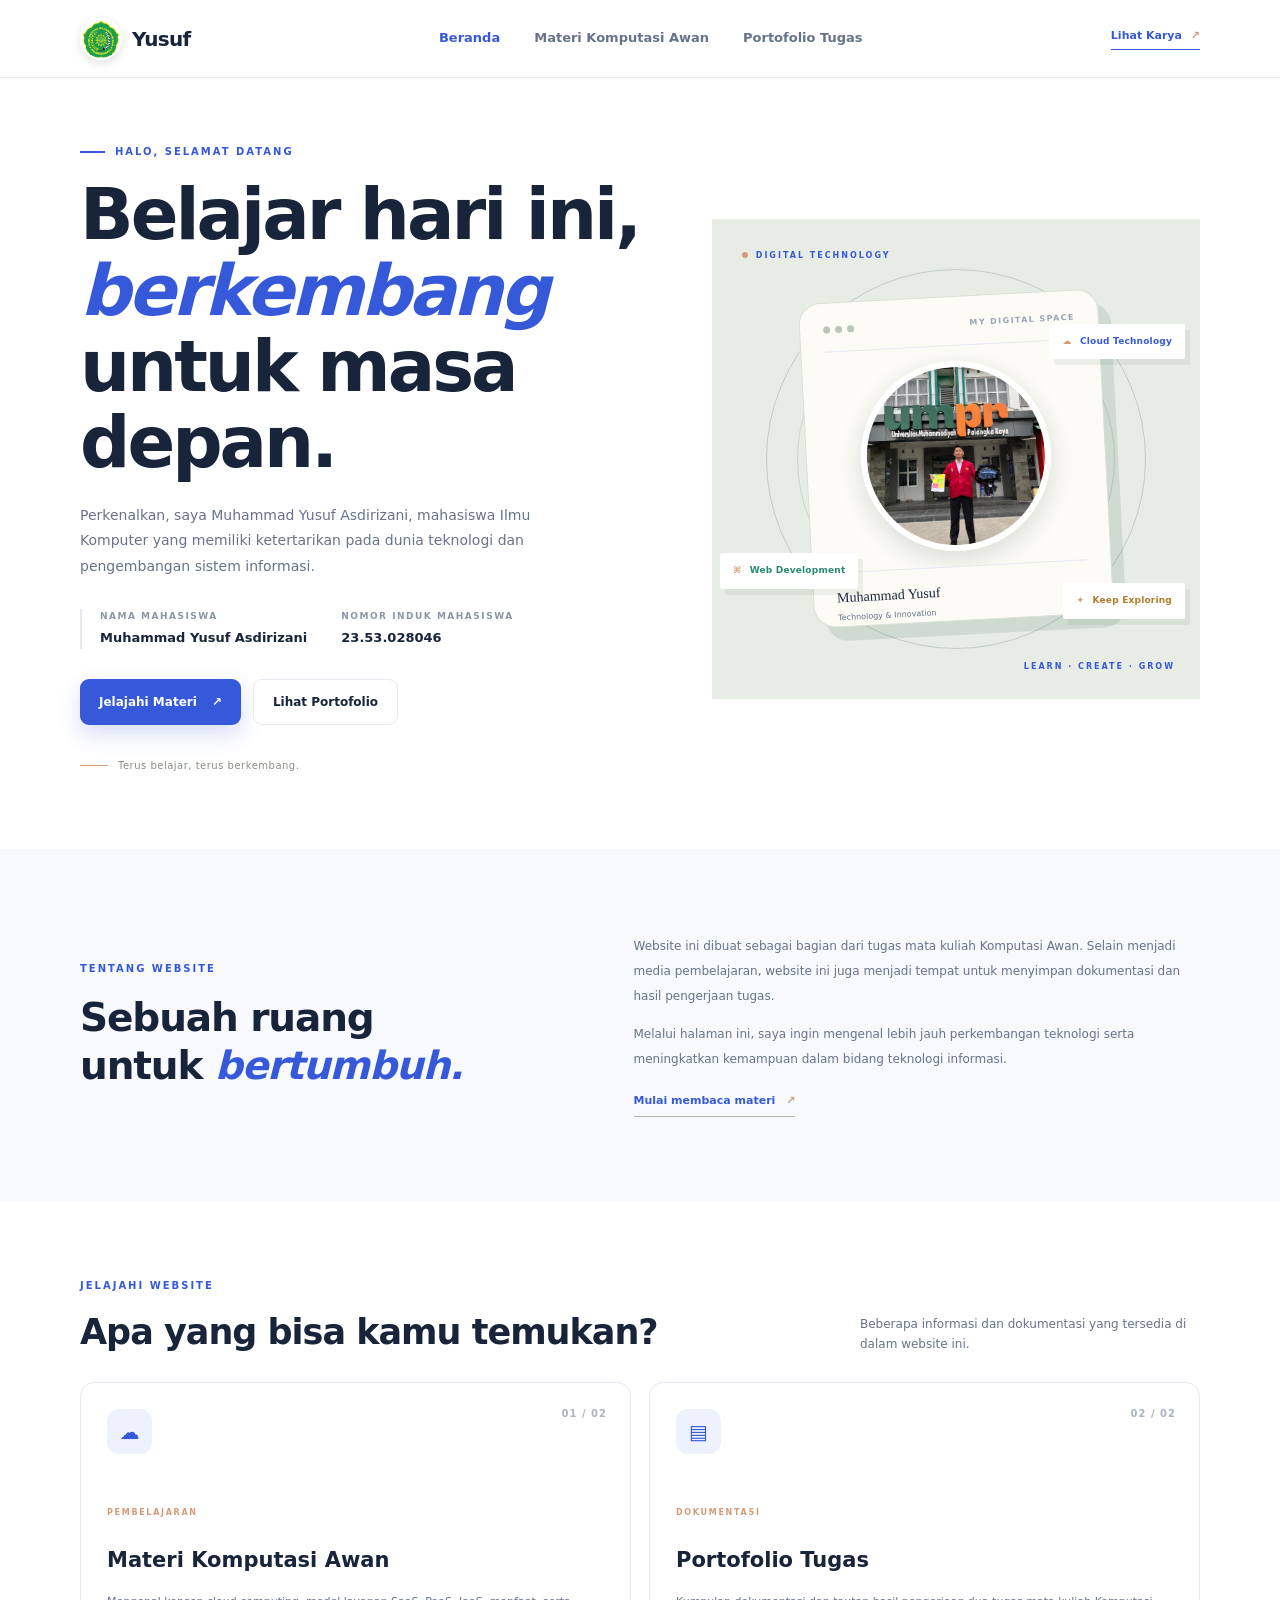
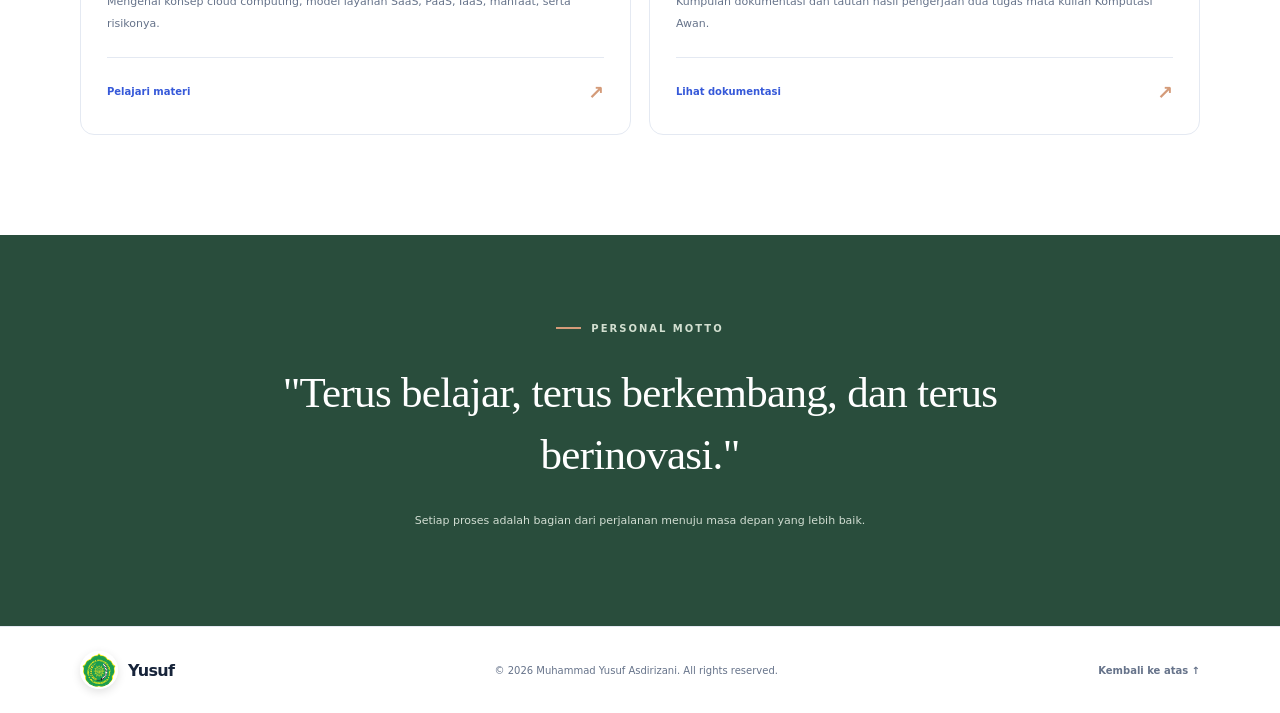
<file: index.html>
<!DOCTYPE html>
<html lang="id">
<head>
    <meta charset="UTF-8">
    <meta name="viewport" content="width=device-width, initial-scale=1.0">
    <meta name="description" content="Website pribadi Muhammad Yusuf Asdirizani - Tugas Komputasi Awan.">

    <title>Beranda | Muhammad Yusuf Asdirizani</title>

    <link rel="icon" href="assets/images/Foto.jpeg" type="image/jpeg">
    <link rel="stylesheet" href="assets/css/style.css">
    <script src="assets/js/script.js" defer></script>
</head>

<body id="top">

<header class="site-header">
    <nav class="nav container" aria-label="Navigasi utama">

        <!-- LOGO NAVBAR DENGAN FOTO -->
        <a class="brand" href="index.html">
            <img
                class="brand-photo"
                src="assets/images/Logo.png"
                alt="Foto Muhammad Yusuf Asdirizani"
            >
            <span>Yusuf<span class="brand-dot"></span></span>
        </a>

        <button class="menu-toggle"
                aria-label="Buka menu"
                aria-expanded="false">
            ☰
        </button>

        <div class="nav-links">
            <a class="active" href="index.html">Beranda</a>
            <a href="materi.html">Materi Komputasi Awan</a>
            <a href="portofolio.html">Portofolio Tugas</a>
        </div>

        <a href="portofolio.html" class="nav-contact">
            Lihat Karya <span>↗</span>
        </a>

    </nav>
</header>

<main>

    <!-- HERO SECTION -->
    <section class="hero container">

        <div class="hero-copy">

            <p class="eyebrow">
                <span class="eyebrow-line"></span>
                HALO, SELAMAT DATANG
            </p>

            <h1>
                Belajar hari ini,
                <span>berkembang</span>
                untuk masa depan.
            </h1>

            <p class="hero-lead">
                Perkenalkan, saya Muhammad Yusuf Asdirizani,
                mahasiswa Ilmu Komputer yang memiliki ketertarikan
                pada dunia teknologi dan pengembangan sistem informasi.
            </p>

            <div class="identity">

                <div>
                    <span class="identity-label">NAMA MAHASISWA</span>
                    <strong>Muhammad Yusuf Asdirizani</strong>
                </div>

                <div>
                    <span class="identity-label">NOMOR INDUK MAHASISWA</span>
                    <strong>23.53.028046</strong>
                </div>

            </div>

            <div class="hero-actions">

                <a href="materi.html" class="btn btn-primary">
                    Jelajahi Materi <span>↗</span>
                </a>

                <a href="portofolio.html" class="btn btn-secondary">
                    Lihat Portofolio
                </a>

            </div>

            <div class="hero-note">
                <span class="note-line"></span>
                <span>Terus belajar, terus berkembang.</span>
            </div>

        </div>


        <!-- FOTO PROFIL UTAMA -->
        <div class="hero-art">

            <div class="art-background-circle"></div>

            <div class="art-label art-label-top">
                <span class="label-dot"></span>
                DIGITAL TECHNOLOGY
            </div>

            <div class="art-card">

                <div class="art-top">

                    <div class="art-dots">
                        <span></span>
                        <span></span>
                        <span></span>
                    </div>

                    <small>MY DIGITAL SPACE</small>

                </div>

                <div class="hero-photo">
                    <img
                        src="assets/images/Foto.jpeg"
                        alt="Foto profil Muhammad Yusuf Asdirizani"
                    >
                </div>

                <div class="art-caption">

                    <div>
                        <strong>Muhammad Yusuf</strong>
                        <small>Technology & Innovation</small>
                    </div>

                    <span class="art-arrow">↗</span>

                </div>

            </div>

            <div class="floating-chip chip-one">
                <span>☁</span> Cloud Technology
            </div>

            <div class="floating-chip chip-two">
                <span>⌘</span> Web Development
            </div>

            <div class="floating-chip chip-three">
                <span>✦</span> Keep Exploring
            </div>

            <div class="art-label art-label-bottom">
                LEARN · CREATE · GROW
            </div>

        </div>

    </section>


    <!-- INTRODUCTION -->
    <section class="intro-section">

        <div class="container intro-grid">

            <div class="intro-title">

                <p class="eyebrow">TENTANG WEBSITE</p>

                <h2>
                    Sebuah ruang
                    untuk <span>bertumbuh.</span>
                </h2>

            </div>

            <div class="intro-content">

                <p>
                    Website ini dibuat sebagai bagian dari
                    tugas mata kuliah Komputasi Awan. Selain
                    menjadi media pembelajaran, website ini
                    juga menjadi tempat untuk menyimpan
                    dokumentasi dan hasil pengerjaan tugas.
                </p>

                <p>
                    Melalui halaman ini, saya ingin mengenal
                    lebih jauh perkembangan teknologi serta
                    meningkatkan kemampuan dalam bidang
                    teknologi informasi.
                </p>

                <a href="materi.html" class="text-link">
                    Mulai membaca materi <span>↗</span>
                </a>

            </div>

        </div>

    </section>


    <!-- FEATURE -->
    <section class="container feature-section">

        <div class="section-heading">

            <div>
                <p class="eyebrow">JELAJAHI WEBSITE</p>

                <h2>
                    Apa yang bisa kamu temukan?
                </h2>
            </div>

            <p>
                Beberapa informasi dan dokumentasi
                yang tersedia di dalam website ini.
            </p>

        </div>

        <div class="feature-grid">

            <!-- MATERI -->
            <a href="materi.html" class="feature-card">

                <div class="feature-top">
                    <span class="feature-icon">☁</span>
                    <span class="feature-number">01 / 02</span>
                </div>

                <div class="feature-content">

                    <p class="feature-category">
                        PEMBELAJARAN
                    </p>

                    <h3>Materi Komputasi Awan</h3>

                    <p>
                        Mengenal konsep cloud computing,
                        model layanan SaaS, PaaS, IaaS,
                        manfaat, serta risikonya.
                    </p>

                </div>

                <div class="feature-bottom">
                    <span>Pelajari materi</span>
                    <span class="feature-arrow">↗</span>
                </div>

            </a>


            <!-- PORTOFOLIO -->
            <a href="portofolio.html" class="feature-card">

                <div class="feature-top">
                    <span class="feature-icon">▤</span>
                    <span class="feature-number">02 / 02</span>
                </div>

                <div class="feature-content">

                    <p class="feature-category">
                        DOKUMENTASI
                    </p>

                    <h3>Portofolio Tugas</h3>

                    <p>
                        Kumpulan dokumentasi dan tautan
                        hasil pengerjaan dua tugas mata kuliah
                        Komputasi Awan.
                    </p>

                </div>

                <div class="feature-bottom">
                    <span>Lihat dokumentasi</span>
                    <span class="feature-arrow">↗</span>
                </div>

            </a>

        </div>

    </section>


    <!-- CLOSING -->
    <section class="closing-section">

        <div class="container closing-content">

            <p class="eyebrow">
                <span class="eyebrow-line"></span>
                PERSONAL MOTTO
            </p>

            <h2>
                "Terus belajar, terus berkembang,
                dan terus berinovasi."
            </h2>

            <p>
                Setiap proses adalah bagian dari perjalanan
                menuju masa depan yang lebih baik.
            </p>

        </div>

    </section>

</main>


<!-- FOOTER -->
<footer class="site-footer">

    <div class="container footer-inner">

        <!-- LOGO FOOTER DENGAN FOTO -->
        <a class="brand footer-brand" href="index.html">

            <img
                class="brand-photo"
                src="assets/images/Logo.png"
                alt="Foto Muhammad Yusuf Asdirizani"
            >

            <span>Yusuf<span class="brand-dot"></span></span>

        </a>

        <p>
            © <span id="year"></span>
            Muhammad Yusuf Asdirizani.
            All rights reserved.
        </p>

        <a href="#top" class="back-top">
            Kembali ke atas ↑
        </a>

    </div>

</footer>

</body>
</html>
</file>
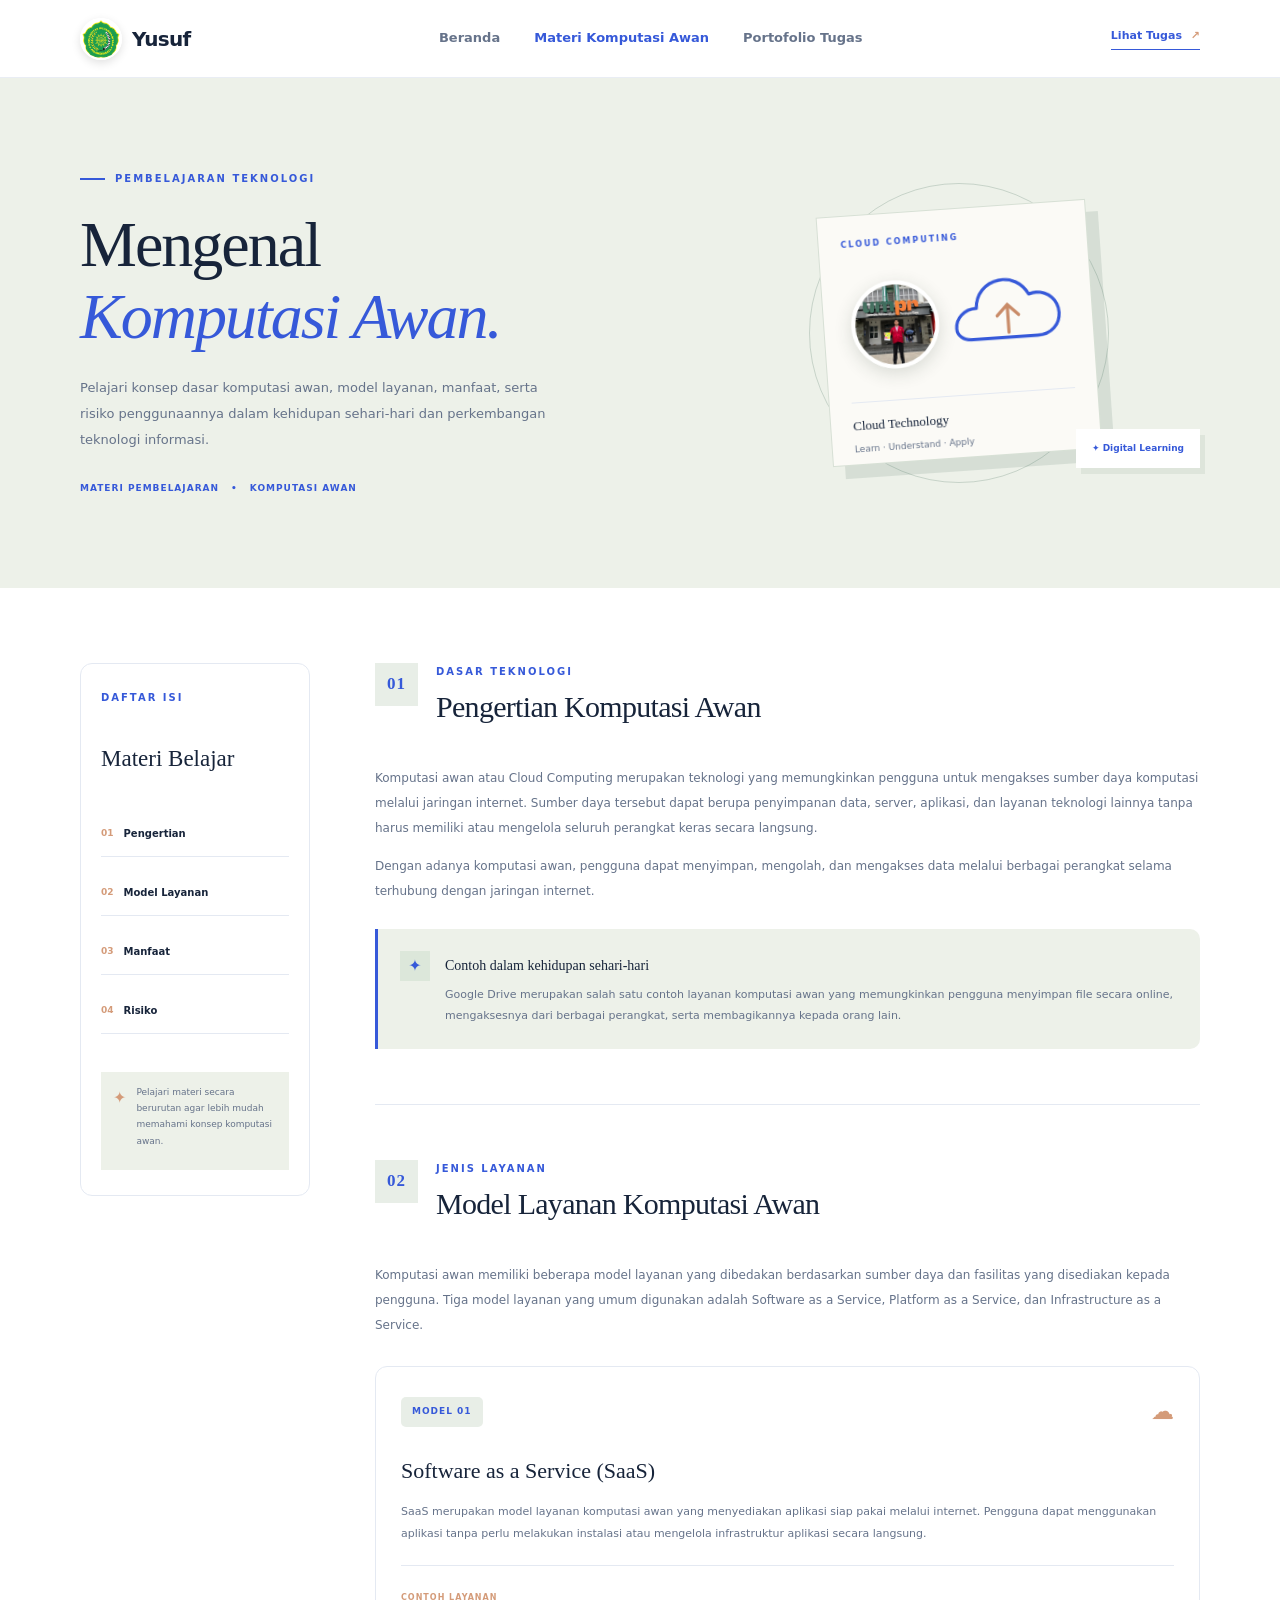
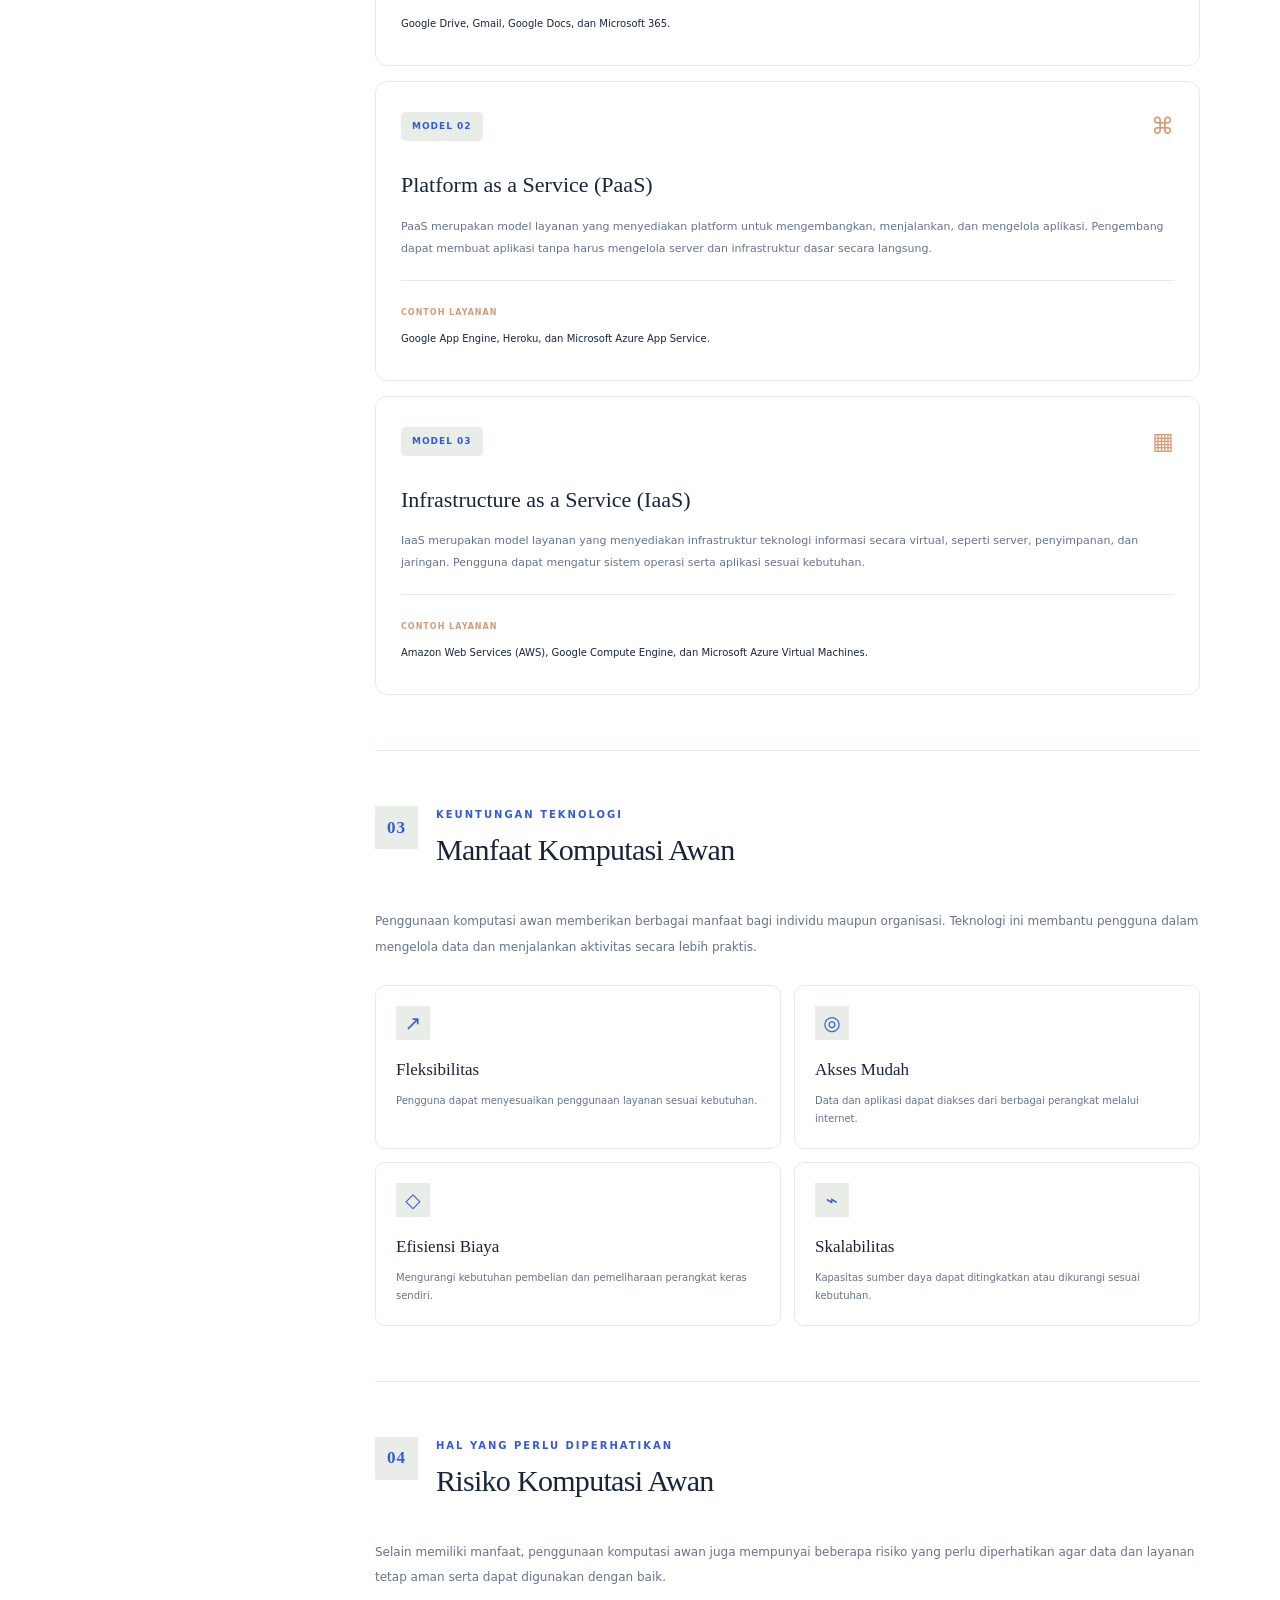
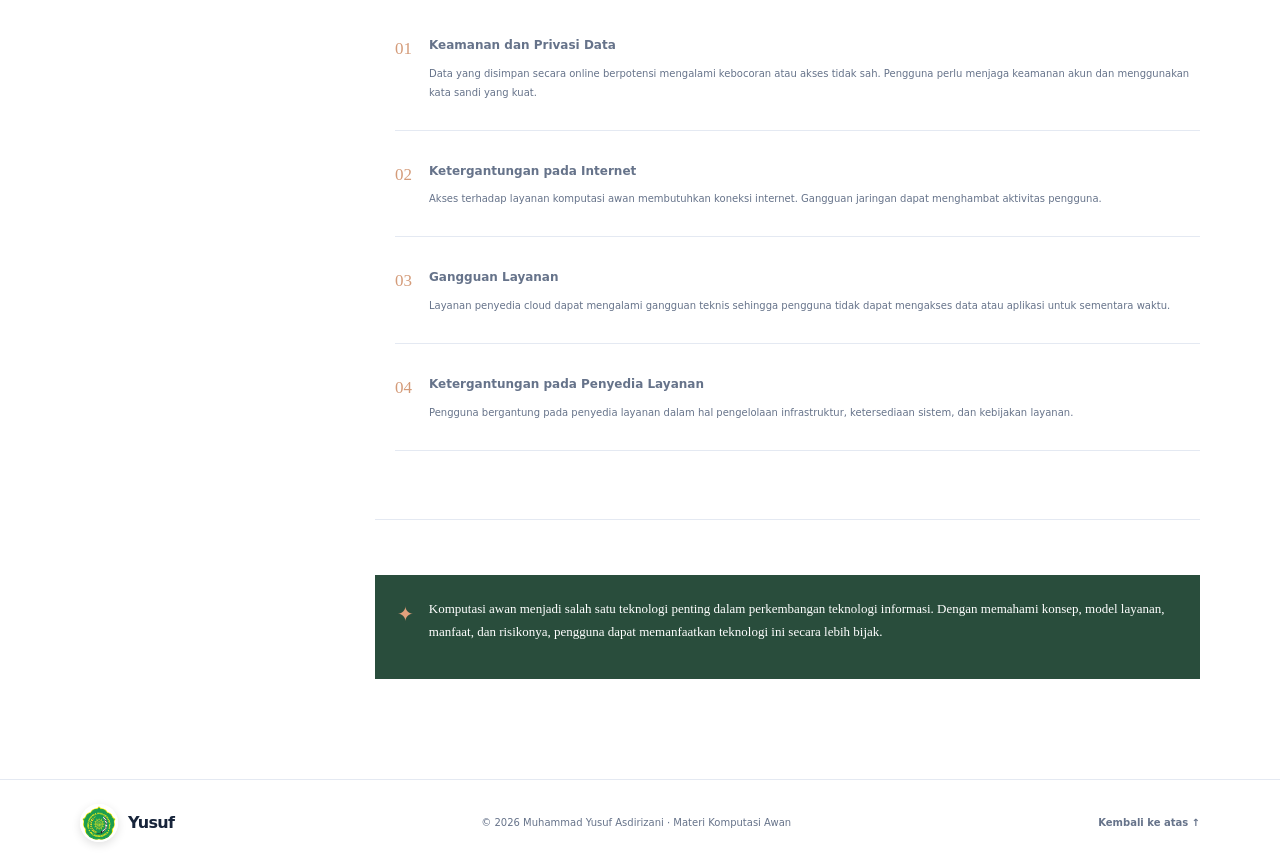
<file: materi.html>
<!DOCTYPE html>
<html lang="id">
<head>
    <meta charset="UTF-8">
    <meta name="viewport" content="width=device-width, initial-scale=1.0">
    <meta name="description" content="Materi pembelajaran Komputasi Awan Muhammad Yusuf Asdirizani.">

    <title>Materi Komputasi Awan | Muhammad Yusuf Asdirizani</title>

    <link rel="icon" href="assets/images/Logo.png" type="image/png">
    <link rel="stylesheet" href="assets/css/style.css">
    <script src="assets/js/script.js" defer></script>
</head>

<body id="top">

<header class="site-header">
    <nav class="nav container" aria-label="Navigasi utama">

        <a class="brand" href="index.html">
            <img class="brand-photo"
                 src="assets/images/Logo.png"
                 alt="Foto profil Muhammad Yusuf Asdirizani">
            <span>Yusuf<span class="brand-dot"></span></span>
        </a>

        <button class="menu-toggle"
                aria-label="Buka menu"
                aria-expanded="false"
                type="button">
            ☰
        </button>

        <div class="nav-links">
            <a href="index.html">Beranda</a>
            <a class="active" href="materi.html">Materi Komputasi Awan</a>
            <a href="portofolio.html">Portofolio Tugas</a>
        </div>

        <a href="portofolio.html" class="nav-contact">
            Lihat Tugas <span>↗</span>
        </a>

    </nav>
</header>

<main>

    <!-- HERO MATERI -->
    <section class="material-hero">
        <div class="container material-hero-inner">

            <div class="material-hero-copy">
                <p class="eyebrow">
                    <span class="eyebrow-line"></span>
                    PEMBELAJARAN TEKNOLOGI
                </p>

                <h1>
                    Mengenal
                    <span>Komputasi Awan.</span>
                </h1>

                <p>
                    Pelajari konsep dasar komputasi awan,
                    model layanan, manfaat, serta risiko
                    penggunaannya dalam kehidupan sehari-hari
                    dan perkembangan teknologi informasi.
                </p>

                <div class="material-meta">
                    <span>MATERI PEMBELAJARAN</span>
                    <span>•</span>
                    <span>KOMPUTASI AWAN</span>
                </div>
            </div>

            <!-- FOTO PROFIL DAN ILUSTRASI AWAN -->
            <div class="material-hero-art">

                <div class="material-orbit"></div>

                <div class="material-art-card">

                    <div class="material-art-label">
                        CLOUD COMPUTING
                    </div>

                    <div class="material-cloud">

                        <!-- FOTO PROFIL -->
                        <img
                            class="material-profile-photo"
                            src="assets/images/Foto.jpeg"
                            alt="Foto profil Muhammad Yusuf Asdirizani"
                        >

                        <!-- ILUSTRASI AWAN -->
                        <svg
                            class="material-cloud-icon"
                            viewBox="0 0 180 130"
                            fill="none"
                            xmlns="http://www.w3.org/2000/svg"
                            aria-label="Ilustrasi komputasi awan"
                            role="img"
                        >
                            <path
                                d="M45 99H135C157 99 171 84 171 65C171 46 156 31 137 31C133 31 129 32 125 33C116 15 98 5 79 8C57 11 42 28 41 50C21 50 8 64 8 80C8 91 18 99 30 99H45Z"
                                stroke="currentColor"
                                stroke-width="5"
                                stroke-linecap="round"
                                stroke-linejoin="round"
                            />

                            <path
                                d="M90 47V91M73 64L90 47L107 64"
                                stroke="#C98B68"
                                stroke-width="5"
                                stroke-linecap="round"
                                stroke-linejoin="round"
                            />
                        </svg>

                    </div>

                    <div class="material-art-footer">
                        <strong>Cloud Technology</strong>
                        <span>Learn · Understand · Apply</span>
                    </div>

                </div>

                <div class="material-floating">
                    ✦ Digital Learning
                </div>

            </div>

        </div>
    </section>

    <!-- KONTEN MATERI -->
    <section class="container material-layout">

        <!-- DAFTAR ISI -->
        <aside class="contents-card">

            <p class="eyebrow">DAFTAR ISI</p>
            <h3>Materi Belajar</h3>

            <a href="#pengertian">
                <span>01</span>
                Pengertian
                <b>↗</b>
            </a>

            <a href="#model">
                <span>02</span>
                Model Layanan
                <b>↗</b>
            </a>

            <a href="#manfaat">
                <span>03</span>
                Manfaat
                <b>↗</b>
            </a>

            <a href="#risiko">
                <span>04</span>
                Risiko
                <b>↗</b>
            </a>

            <div class="contents-note">
                <span>✦</span>
                <p>
                    Pelajari materi secara berurutan
                    agar lebih mudah memahami konsep
                    komputasi awan.
                </p>
            </div>

        </aside>

        <!-- ISI ARTIKEL -->
        <div class="article-content">

            <!-- 01 PENGERTIAN -->
            <article class="article-section" id="pengertian">

                <div class="article-heading">
                    <span class="section-index">01</span>

                    <div>
                        <p class="eyebrow">DASAR TEKNOLOGI</p>
                        <h2>Pengertian Komputasi Awan</h2>
                    </div>
                </div>

                <p>
                    Komputasi awan atau Cloud Computing merupakan
                    teknologi yang memungkinkan pengguna untuk
                    mengakses sumber daya komputasi melalui jaringan
                    internet. Sumber daya tersebut dapat berupa
                    penyimpanan data, server, aplikasi, dan layanan
                    teknologi lainnya tanpa harus memiliki atau
                    mengelola seluruh perangkat keras secara langsung.
                </p>

                <p>
                    Dengan adanya komputasi awan, pengguna dapat
                    menyimpan, mengolah, dan mengakses data melalui
                    berbagai perangkat selama terhubung dengan
                    jaringan internet.
                </p>

                <div class="info-note">
                    <div class="note-icon">✦</div>

                    <div>
                        <strong>Contoh dalam kehidupan sehari-hari</strong>

                        <p>
                            Google Drive merupakan salah satu contoh
                            layanan komputasi awan yang memungkinkan
                            pengguna menyimpan file secara online,
                            mengaksesnya dari berbagai perangkat,
                            serta membagikannya kepada orang lain.
                        </p>
                    </div>
                </div>

            </article>

            <!-- 02 MODEL LAYANAN -->
            <article class="article-section" id="model">

                <div class="article-heading">
                    <span class="section-index">02</span>

                    <div>
                        <p class="eyebrow">JENIS LAYANAN</p>
                        <h2>Model Layanan Komputasi Awan</h2>
                    </div>
                </div>

                <p>
                    Komputasi awan memiliki beberapa model layanan
                    yang dibedakan berdasarkan sumber daya dan
                    fasilitas yang disediakan kepada pengguna.
                    Tiga model layanan yang umum digunakan adalah
                    Software as a Service, Platform as a Service,
                    dan Infrastructure as a Service.
                </p>

                <div class="service-list">

                    <!-- SAAS -->
                    <div class="service-card">
                        <div class="service-top">
                            <span class="service-tag">MODEL 01</span>
                            <span class="service-symbol">☁</span>
                        </div>

                        <h3>Software as a Service (SaaS)</h3>

                        <p>
                            SaaS merupakan model layanan komputasi
                            awan yang menyediakan aplikasi siap pakai
                            melalui internet. Pengguna dapat
                            menggunakan aplikasi tanpa perlu
                            melakukan instalasi atau mengelola
                            infrastruktur aplikasi secara langsung.
                        </p>

                        <div class="service-example">
                            <b>CONTOH LAYANAN</b>
                            <p>
                                Google Drive, Gmail, Google Docs,
                                dan Microsoft 365.
                            </p>
                        </div>
                    </div>

                    <!-- PAAS -->
                    <div class="service-card">
                        <div class="service-top">
                            <span class="service-tag">MODEL 02</span>
                            <span class="service-symbol">⌘</span>
                        </div>

                        <h3>Platform as a Service (PaaS)</h3>

                        <p>
                            PaaS merupakan model layanan yang
                            menyediakan platform untuk mengembangkan,
                            menjalankan, dan mengelola aplikasi.
                            Pengembang dapat membuat aplikasi tanpa
                            harus mengelola server dan infrastruktur
                            dasar secara langsung.
                        </p>

                        <div class="service-example">
                            <b>CONTOH LAYANAN</b>
                            <p>
                                Google App Engine, Heroku,
                                dan Microsoft Azure App Service.
                            </p>
                        </div>
                    </div>

                    <!-- IAAS -->
                    <div class="service-card">
                        <div class="service-top">
                            <span class="service-tag">MODEL 03</span>
                            <span class="service-symbol">▦</span>
                        </div>

                        <h3>Infrastructure as a Service (IaaS)</h3>

                        <p>
                            IaaS merupakan model layanan yang
                            menyediakan infrastruktur teknologi
                            informasi secara virtual, seperti
                            server, penyimpanan, dan jaringan.
                            Pengguna dapat mengatur sistem operasi
                            serta aplikasi sesuai kebutuhan.
                        </p>

                        <div class="service-example">
                            <b>CONTOH LAYANAN</b>
                            <p>
                                Amazon Web Services (AWS),
                                Google Compute Engine,
                                dan Microsoft Azure Virtual Machines.
                            </p>
                        </div>
                    </div>

                </div>
            </article>

            <!-- 03 MANFAAT -->
            <article class="article-section" id="manfaat">

                <div class="article-heading">
                    <span class="section-index">03</span>

                    <div>
                        <p class="eyebrow">KEUNTUNGAN TEKNOLOGI</p>
                        <h2>Manfaat Komputasi Awan</h2>
                    </div>
                </div>

                <p>
                    Penggunaan komputasi awan memberikan berbagai
                    manfaat bagi individu maupun organisasi.
                    Teknologi ini membantu pengguna dalam
                    mengelola data dan menjalankan aktivitas
                    secara lebih praktis.
                </p>

                <div class="benefit-grid">

                    <div class="mini-card">
                        <span class="mini-icon">↗</span>
                        <h3>Fleksibilitas</h3>
                        <p>
                            Pengguna dapat menyesuaikan penggunaan
                            layanan sesuai kebutuhan.
                        </p>
                    </div>

                    <div class="mini-card">
                        <span class="mini-icon">◎</span>
                        <h3>Akses Mudah</h3>
                        <p>
                            Data dan aplikasi dapat diakses
                            dari berbagai perangkat melalui internet.
                        </p>
                    </div>

                    <div class="mini-card">
                        <span class="mini-icon">◇</span>
                        <h3>Efisiensi Biaya</h3>
                        <p>
                            Mengurangi kebutuhan pembelian dan
                            pemeliharaan perangkat keras sendiri.
                        </p>
                    </div>

                    <div class="mini-card">
                        <span class="mini-icon">⌁</span>
                        <h3>Skalabilitas</h3>
                        <p>
                            Kapasitas sumber daya dapat ditingkatkan
                            atau dikurangi sesuai kebutuhan.
                        </p>
                    </div>

                </div>
            </article>

            <!-- 04 RISIKO -->
            <article class="article-section" id="risiko">

                <div class="article-heading">
                    <span class="section-index">04</span>

                    <div>
                        <p class="eyebrow">HAL YANG PERLU DIPERHATIKAN</p>
                        <h2>Risiko Komputasi Awan</h2>
                    </div>
                </div>

                <p>
                    Selain memiliki manfaat, penggunaan komputasi
                    awan juga mempunyai beberapa risiko yang perlu
                    diperhatikan agar data dan layanan tetap aman
                    serta dapat digunakan dengan baik.
                </p>

                <ul class="risk-list">

                    <li>
                        <span class="risk-number">01</span>
                        <div>
                            <b>Keamanan dan Privasi Data</b>
                            <p>
                                Data yang disimpan secara online
                                berpotensi mengalami kebocoran atau
                                akses tidak sah. Pengguna perlu
                                menjaga keamanan akun dan menggunakan
                                kata sandi yang kuat.
                            </p>
                        </div>
                    </li>

                    <li>
                        <span class="risk-number">02</span>
                        <div>
                            <b>Ketergantungan pada Internet</b>
                            <p>
                                Akses terhadap layanan komputasi
                                awan membutuhkan koneksi internet.
                                Gangguan jaringan dapat menghambat
                                aktivitas pengguna.
                            </p>
                        </div>
                    </li>

                    <li>
                        <span class="risk-number">03</span>
                        <div>
                            <b>Gangguan Layanan</b>
                            <p>
                                Layanan penyedia cloud dapat mengalami
                                gangguan teknis sehingga pengguna
                                tidak dapat mengakses data atau
                                aplikasi untuk sementara waktu.
                            </p>
                        </div>
                    </li>

                    <li>
                        <span class="risk-number">04</span>
                        <div>
                            <b>Ketergantungan pada Penyedia Layanan</b>
                            <p>
                                Pengguna bergantung pada penyedia
                                layanan dalam hal pengelolaan
                                infrastruktur, ketersediaan sistem,
                                dan kebijakan layanan.
                            </p>
                        </div>
                    </li>

                </ul>

            </article>

            <!-- PENUTUP MATERI -->
            <div class="article-end">
                <span>✦</span>
                <p>
                    Komputasi awan menjadi salah satu teknologi
                    penting dalam perkembangan teknologi informasi.
                    Dengan memahami konsep, model layanan, manfaat,
                    dan risikonya, pengguna dapat memanfaatkan
                    teknologi ini secara lebih bijak.
                </p>
            </div>

        </div>
    </section>

</main>

<!-- FOOTER -->
<footer class="site-footer">
    <div class="container footer-inner">

        <a class="brand footer-brand" href="index.html">
            <img class="brand-photo"
                 src="assets/images/Logo.png"
                 alt="Foto profil Muhammad Yusuf Asdirizani">

            <span>Yusuf<span class="brand-dot"></span></span>
        </a>

        <p>
            © <span id="year"></span>
            Muhammad Yusuf Asdirizani · Materi Komputasi Awan
        </p>

        <a href="#top" class="back-top">
            Kembali ke atas ↑
        </a>

    </div>
</footer>

</body>
</html>
</file>
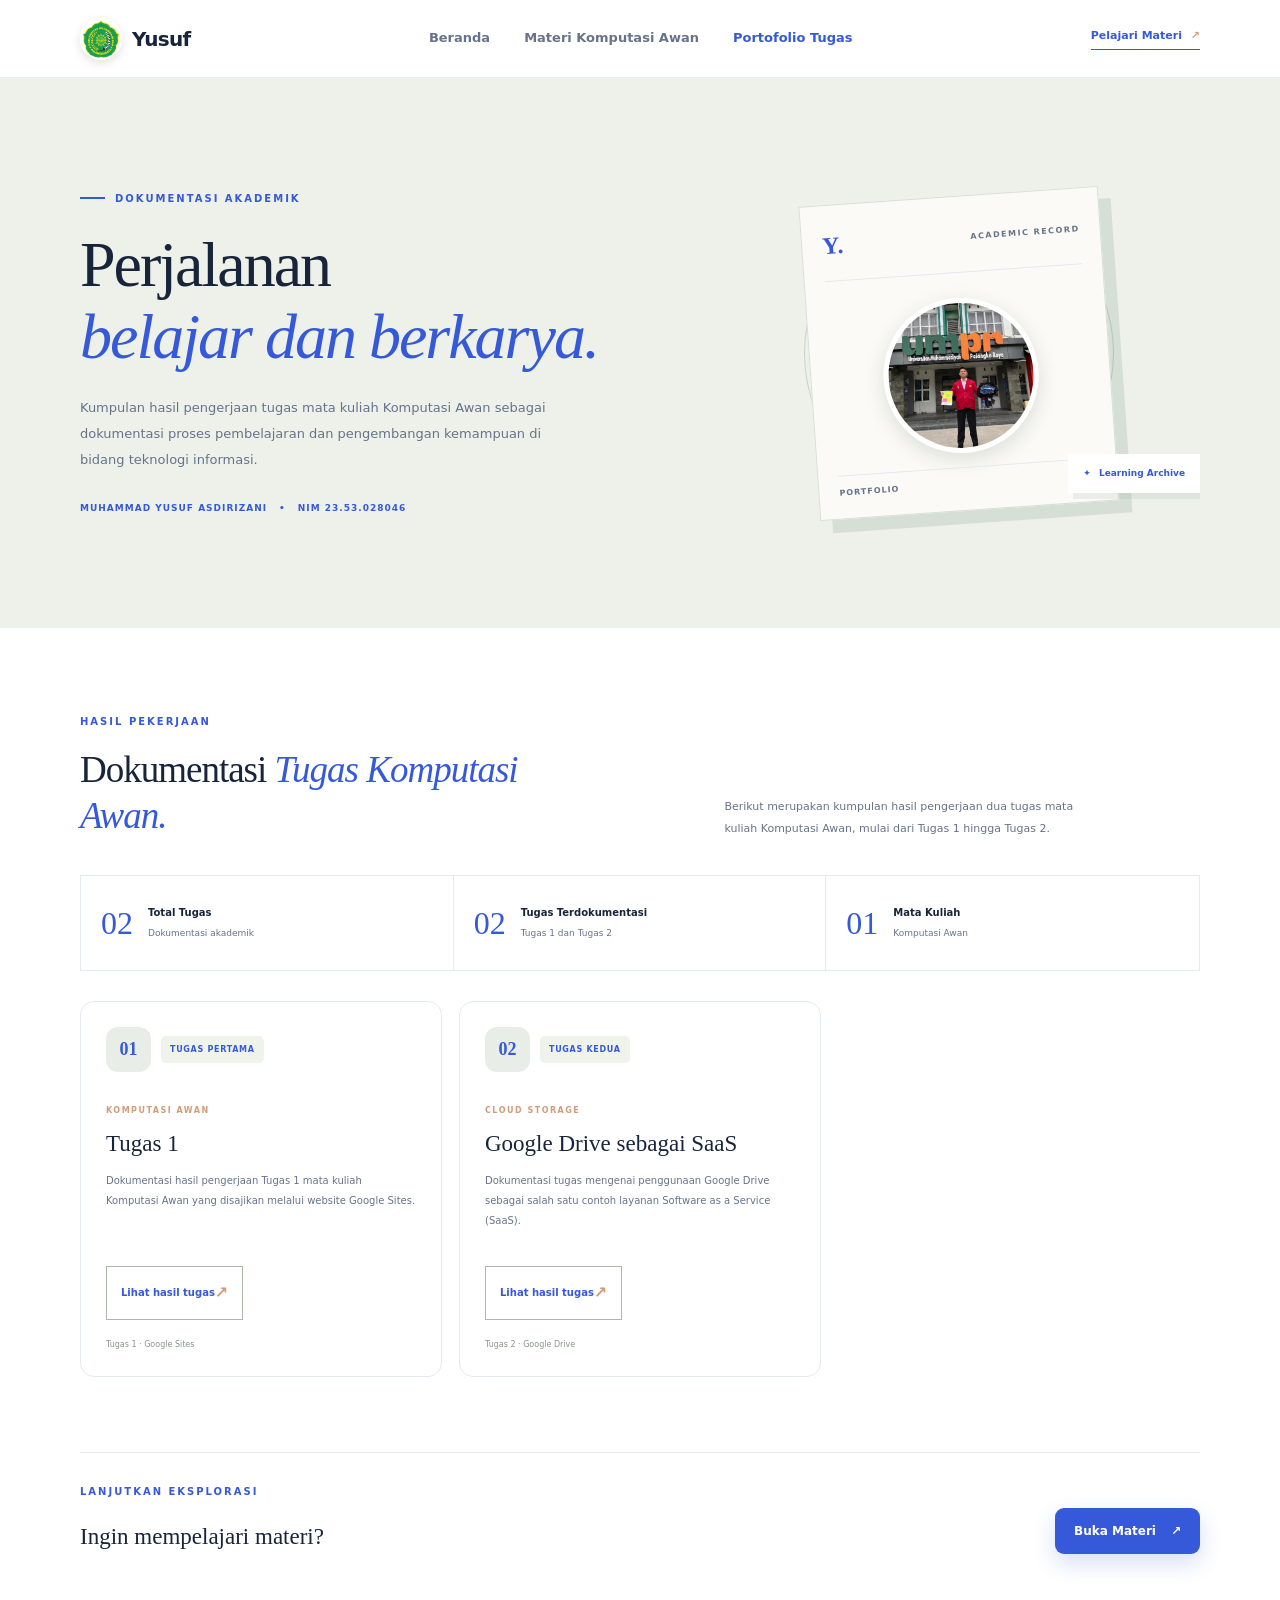
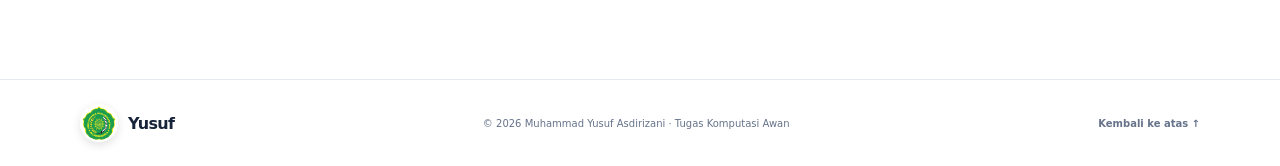
<file: portofolio.html>
<!DOCTYPE html>
<html lang="id">
<head>
    <meta charset="UTF-8">
    <meta name="viewport" content="width=device-width, initial-scale=1.0">

    <meta name="description" content="Portofolio dua tugas Komputasi Awan Muhammad Yusuf Asdirizani.">

    <title>Portofolio Tugas | Muhammad Yusuf Asdirizani</title>

    <link rel="icon" href="assets/images/Logo.png" type="image/png">
    <link rel="stylesheet" href="assets/css/style.css">

    <script src="assets/js/script.js" defer></script>
</head>

<body id="top">

<!-- ================= HEADER ================= -->
<header class="site-header">
    <nav class="nav container" aria-label="Navigasi utama">

        <a class="brand" href="index.html">
            <img
                class="brand-photo"
                src="assets/images/Logo.png"
                alt="Foto profil Muhammad Yusuf Asdirizani"
            >
            <span>Yusuf<span class="brand-dot"></span></span>
        </a>

        <button
            class="menu-toggle"
            aria-label="Buka menu"
            aria-expanded="false"
            type="button"
        >
            ☰
        </button>

        <div class="nav-links">
            <a href="index.html">Beranda</a>
            <a href="materi.html">Materi Komputasi Awan</a>
            <a class="active" href="portofolio.html">Portofolio Tugas</a>
        </div>

        <a href="materi.html" class="nav-contact">
            Pelajari Materi <span>↗</span>
        </a>

    </nav>
</header>


<!-- ================= MAIN ================= -->
<main>

    <!-- HERO PORTOFOLIO -->
    <section class="portfolio-hero">

        <div class="container portfolio-hero-inner">

            <!-- TEKS HERO -->
            <div class="portfolio-hero-copy">

                <p class="eyebrow">
                    <span class="eyebrow-line"></span>
                    DOKUMENTASI AKADEMIK
                </p>

                <h1>
                    Perjalanan
                    <span>belajar dan berkarya.</span>
                </h1>

                <p>
                    Kumpulan hasil pengerjaan tugas mata kuliah
                    Komputasi Awan sebagai dokumentasi proses
                    pembelajaran dan pengembangan kemampuan
                    di bidang teknologi informasi.
                </p>

                <div class="portfolio-hero-meta">
                    <span>MUHAMMAD YUSUF ASDIRIZANI</span>
                    <span>•</span>
                    <span>NIM 23.53.028046</span>
                </div>

            </div>


            <!-- KARTU ILUSTRASI DENGAN FOTO -->
            <div class="portfolio-hero-visual">

                <div class="portfolio-visual-circle"></div>

                <div class="portfolio-document">

                    <!-- BAGIAN ATAS KARTU -->
                    <div class="document-header">

                        <span>Y.</span>

                        <span>ACADEMIC RECORD</span>

                    </div>


                    <!-- FOTO PROFIL -->
                    <div class="portfolio-photo-area">

                        <img
                            src="assets/images/Foto.jpeg"
                            alt="Foto Muhammad Yusuf Asdirizani"
                            class="portfolio-hero-photo"
                        >

                    </div>


                    <!-- TEKS PERJALANAN BELAJAR -->
                    <div class="document-content">

                        <small>MY LEARNING JOURNEY</small>

                        <h2>
                            Learn.
                            <span>Practice.</span>
                            Grow.
                        </h2>

                    </div>


                    <!-- BAGIAN BAWAH KARTU -->
                    <div class="document-footer">

                        <span>PORTFOLIO</span>

                        <span>2026</span>

                    </div>

                </div>


                <!-- LABEL MELAYANG -->
                <span class="portfolio-float">
                    <span>✦</span> Learning Archive
                </span>

            </div>

        </div>

    </section>


    <!-- ================= ISI PORTOFOLIO ================= -->
    <section class="container portfolio-section">


        <!-- JUDUL BAGIAN -->
        <div class="portfolio-intro">

            <div>

                <p class="eyebrow">HASIL PEKERJAAN</p>

                <h2>
                    Dokumentasi
                    <span>Tugas Komputasi Awan.</span>
                </h2>

            </div>

            <p>
                Berikut merupakan kumpulan hasil pengerjaan
                dua tugas mata kuliah Komputasi Awan, mulai
                dari Tugas 1 hingga Tugas 2.
            </p>

        </div>


        <!-- RINGKASAN TUGAS -->
        <div class="portfolio-summary">

            <div class="summary-item">

                <span class="summary-number">02</span>

                <div>
                    <strong>Total Tugas</strong>
                    <small>Dokumentasi akademik</small>
                </div>

            </div>


            <div class="summary-item">

                <span class="summary-number">02</span>

                <div>
                    <strong>Tugas Terdokumentasi</strong>
                    <small>Tugas 1 dan Tugas 2</small>
                </div>

            </div>


            <div class="summary-item">

                <span class="summary-number">01</span>

                <div>
                    <strong>Mata Kuliah</strong>
                    <small>Komputasi Awan</small>
                </div>

            </div>

        </div>


        <!-- ================= KARTU TUGAS ================= -->
        <div class="portfolio-grid">


            <!-- TUGAS 1 -->
            <article class="portfolio-card">

                <div class="portfolio-card-top">

                    <span class="portfolio-icon">01</span>

                    <span class="status">
                        TUGAS PERTAMA
                    </span>

                </div>


                <div class="portfolio-card-content">

                    <p class="eyebrow">
                        KOMPUTASI AWAN
                    </p>

                    <h3>
                        Tugas 1
                    </h3>

                    <p>
                        Dokumentasi hasil pengerjaan Tugas 1
                        mata kuliah Komputasi Awan yang
                        disajikan melalui website Google Sites.
                    </p>

                </div>


                <div class="portfolio-card-bottom">

                    <a
                        class="portfolio-button"
                        href="https://sites.google.com/view/muhammadyusufasdirizani2353028/home"
                        target="_blank"
                        rel="noopener noreferrer"
                    >
                        Lihat hasil tugas
                        <span>↗</span>
                    </a>

                    <small class="edit-hint">
                        Tugas 1 · Google Sites
                    </small>

                </div>

            </article>


            <!-- TUGAS 2 -->
            <article class="portfolio-card">

                <div class="portfolio-card-top">

                    <span class="portfolio-icon">02</span>

                    <span class="status">
                        TUGAS KEDUA
                    </span>

                </div>


                <div class="portfolio-card-content">

                    <p class="eyebrow">
                        CLOUD STORAGE
                    </p>

                    <h3>
                        Google Drive sebagai SaaS
                    </h3>

                    <p>
                        Dokumentasi tugas mengenai penggunaan
                        Google Drive sebagai salah satu contoh
                        layanan Software as a Service (SaaS).
                    </p>

                </div>


                <div class="portfolio-card-bottom">

                    <a
                        class="portfolio-button"
                        href="https://drive.google.com/drive/folders/1QzWXwUzWiWLIcE1W0yeo6Vmfs9Vuo3cR?usp=drive_link"
                        target="_blank"
                        rel="noopener noreferrer"
                    >
                        Lihat hasil tugas
                        <span>↗</span>
                    </a>

                    <small class="edit-hint">
                        Tugas 2 · Google Drive
                    </small>

                </div>

            </article>


        </div>


        <!-- ================= NAVIGASI BAWAH ================= -->
        <div class="portfolio-bottom">

            <div>

                <p class="eyebrow">
                    LANJUTKAN EKSPLORASI
                </p>

                <h3>
                    Ingin mempelajari materi?
                </h3>

            </div>

            <a href="materi.html" class="btn btn-primary">
                Buka Materi <span>↗</span>
            </a>

        </div>

    </section>

</main>


<!-- ================= FOOTER ================= -->
<footer class="site-footer">

    <div class="container footer-inner">

        <a class="brand footer-brand" href="index.html">

            <img
                class="brand-photo"
                src="assets/images/Logo.png"
                alt="Foto profil Muhammad Yusuf Asdirizani"
            >

            <span>Yusuf<span class="brand-dot"></span></span>

        </a>


        <p>
            © <span id="year"></span>
            Muhammad Yusuf Asdirizani · Tugas Komputasi Awan
        </p>


        <a href="#top" class="back-top">
            Kembali ke atas ↑
        </a>

    </div>

</footer>

</body>
</html>
</file>
<file: assets/css/style.css>
:root{--ink:#17243a;--muted:#66738a;--primary:#3659d9;--primary-dark:#263fa8;--pale:#eef2ff;--line:#e4e9f2;--paper:#fff;--soft:#f7f9fd;--mint:#dff6ee;--shadow:0 22px 60px rgba(31,48,87,.10)}
*{box-sizing:border-box}html{scroll-behavior:smooth;scroll-padding-top:100px}body{margin:0;font-family:Inter,ui-sans-serif,system-ui,-apple-system,"Segoe UI",sans-serif;color:var(--ink);background:var(--paper);line-height:1.7}a{color:inherit;text-decoration:none}.container{width:min(1120px,calc(100% - 44px));margin-inline:auto}
.site-header{height:78px;border-bottom:1px solid rgba(228,233,242,.8);background:rgba(255,255,255,.94);position:sticky;top:0;z-index:20;backdrop-filter:blur(14px)}.nav{height:100%;display:flex;align-items:center;justify-content:space-between}.brand{display:flex;align-items:center;gap:10px;font-weight:800;font-size:20px;letter-spacing:-.7px}.brand-mark{width:34px;height:34px;border-radius:11px;background:var(--primary);color:white;display:grid;place-items:center;font-size:17px}.brand-dot{color:var(--primary)}.nav-links{display:flex;align-items:center;gap:34px}.nav-links a{font-size:13px;font-weight:650;color:var(--muted);transition:.2s}.nav-links a:hover,.nav-links a.active{color:var(--primary)}.menu-toggle{display:none;border:0;background:var(--pale);color:var(--primary);border-radius:9px;padding:8px 12px;font-size:20px}
.hero{min-height:610px;display:grid;grid-template-columns:1.05fr .95fr;align-items:center;gap:55px;padding-top:65px;padding-bottom:75px}.eyebrow{font-size:10px;font-weight:800;letter-spacing:2px;color:var(--primary);margin:0 0 17px;display:flex;align-items:center;gap:10px}.eyebrow-line{display:inline-block;width:25px;height:2px;background:var(--primary)}h1,h2,h3,p{margin-top:0}.hero h1,.page-hero h1{font-size:clamp(39px,5.3vw,65px);line-height:1.12;letter-spacing:-2.8px;margin:0 0 22px;font-weight:800}.hero h1 span,.page-hero h1 span{color:var(--primary)}.hero-lead{font-size:16px;color:var(--muted);max-width:510px;line-height:1.8;margin-bottom:30px}.identity{display:flex;gap:34px;border-left:2px solid var(--line);padding-left:18px;margin:28px 0 30px}.identity div{display:grid;gap:3px}.identity-label{font-size:9px;letter-spacing:1.5px;color:#8b96a9;font-weight:800}.identity strong{font-size:13px}.hero-actions{display:flex;gap:12px;flex-wrap:wrap}.btn{min-height:46px;padding:0 19px;display:inline-flex;align-items:center;justify-content:center;gap:15px;border-radius:9px;font-size:12px;font-weight:750;transition:.2s}.btn-primary{background:var(--primary);color:#fff;box-shadow:0 9px 22px rgba(54,89,217,.2)}.btn-primary:hover{background:var(--primary-dark);transform:translateY(-2px)}.btn-secondary,.btn-outline{border:1px solid var(--line);color:var(--ink);background:white}.btn-secondary:hover,.btn-outline:hover{border-color:var(--primary);color:var(--primary)}
.hero-art{min-height:420px;display:grid;place-items:center;position:relative;background:radial-gradient(ellipse at center,#edf1ff 0,rgba(237,241,255,.4) 45%,transparent 70%)}.art-card{width:min(340px,80%);height:300px;border:1px solid #fff;border-radius:22px;background:rgba(255,255,255,.86);box-shadow:var(--shadow);position:relative;z-index:2;padding:18px 22px;transform:rotate(-4deg)}.art-top{display:flex;align-items:center;gap:5px;border-bottom:1px solid var(--line);padding-bottom:14px}.art-top>span{width:7px;height:7px;border-radius:50%;background:#c9d3e7}.art-top small{margin-left:auto;font-size:8px;letter-spacing:1.4px;color:#98a4b8;font-weight:800}.cloud-icon{height:190px;display:grid;place-items:center;color:var(--primary)}.cloud-icon svg{width:160px;height:120px}.art-caption{display:flex;justify-content:space-between;align-items:center;font-size:11px}.art-caption span{color:var(--muted);font-size:9px}.art-orbit{position:absolute;border:1px dashed #c7d2f7;border-radius:50%;width:380px;height:380px}.orbit-two{width:440px;height:300px;transform:rotate(-30deg);border-color:#d7e9e5}.floating-chip{position:absolute;z-index:3;padding:10px 15px;border-radius:10px;background:white;box-shadow:0 10px 30px rgba(31,48,87,.1);font-size:11px;font-weight:800}.chip-one{top:62px;right:5px;color:var(--primary)}.chip-two{bottom:76px;left:0;color:#278b70}.chip-three{bottom:36px;right:12px;color:#b47b2b}
.intro-section{background:var(--soft);padding:68px 0}.intro-grid{display:grid;grid-template-columns:.8fr 1.2fr;gap:75px;align-items:center}.intro-grid h2,.section-heading h2,.portfolio-intro h2{font-size:30px;letter-spacing:-1.1px;line-height:1.25;margin:0}.intro-text{color:var(--muted);font-size:14px;line-height:1.9;margin:0}.feature-section{padding-top:82px;padding-bottom:90px}.section-heading,.portfolio-intro{display:flex;justify-content:space-between;align-items:end;gap:30px;margin-bottom:28px}.section-heading>p,.portfolio-intro>p{max-width:340px;color:var(--muted);font-size:12px;margin:0}.feature-grid{display:grid;grid-template-columns:repeat(3,1fr);gap:17px}.feature-card{position:relative;min-height:260px;padding:26px;border:1px solid var(--line);border-radius:14px;transition:.25s;background:#fff}.feature-card:not(.static-card):hover,.portfolio-card:hover{transform:translateY(-4px);box-shadow:var(--shadow);border-color:#d5defb}.feature-number{position:absolute;right:23px;top:22px;color:#aab4c5;font-size:10px;font-weight:800;letter-spacing:1px}.feature-icon{width:43px;height:43px;border-radius:12px;background:var(--pale);display:grid;place-items:center;color:var(--primary);font-size:21px;margin-bottom:22px}.feature-card h3{font-size:16px;margin-bottom:8px}.feature-card p{font-size:12px;color:var(--muted);line-height:1.8;margin-bottom:22px}.card-link{font-size:11px;color:var(--primary);font-weight:800}.card-link b{margin-left:7px}
.site-footer{border-top:1px solid var(--line);padding:24px 0}.footer-inner{display:flex;align-items:center;justify-content:space-between;gap:20px}.footer-brand{font-size:16px}.footer-brand .brand-mark{width:28px;height:28px;font-size:14px;border-radius:8px}.footer-inner p,.back-top{font-size:10px;color:var(--muted);margin:0}.back-top{font-weight:700}.page-hero{background:var(--soft);padding:80px 0 75px}.page-hero h1{font-size:clamp(39px,5vw,58px);margin-bottom:16px}.page-hero>div>p:last-child{color:var(--muted);max-width:600px;margin:0;font-size:14px}
.content-layout{display:grid;grid-template-columns:220px 1fr;gap:65px;padding-top:65px;padding-bottom:90px;align-items:start}.contents-card{position:sticky;top:105px;padding:22px;border:1px solid var(--line);border-radius:12px;background:white;display:grid;gap:13px}.contents-card .eyebrow{margin-bottom:5px}.contents-card a{font-size:11px;color:var(--muted);font-weight:650}.contents-card a:hover{color:var(--primary)}.article-section{position:relative;padding:0 0 45px;margin-bottom:43px;border-bottom:1px solid var(--line)}.article-section:last-child{border:0;margin-bottom:0}.section-index{font-size:10px;color:var(--primary);font-weight:850;letter-spacing:1px}.article-section h2{font-size:27px;letter-spacing:-.8px;margin:7px 0 15px}.article-section>p,.risk-list{font-size:13px;color:var(--muted);line-height:1.9}.info-note{padding:19px 21px;background:var(--pale);border-left:3px solid var(--primary);border-radius:0 10px 10px 0;margin-top:22px}.info-note strong{font-size:12px}.info-note p{font-size:12px;color:var(--muted);margin:5px 0 0;line-height:1.8}.service-list{display:grid;gap:13px;margin-top:22px}.service-card{padding:22px;border:1px solid var(--line);border-radius:12px}.service-tag,.status{font-size:9px;letter-spacing:1.2px;font-weight:850;color:var(--primary);background:var(--pale);padding:6px 9px;border-radius:5px}.service-card h3{font-size:17px;margin:14px 0 7px}.service-card p{font-size:12px;color:var(--muted);line-height:1.8;margin-bottom:7px}.service-card .example{margin:12px 0 0;color:var(--ink)}.benefit-grid{display:grid;grid-template-columns:1fr 1fr;gap:12px;margin-top:20px}.mini-card{border:1px solid var(--line);padding:18px;border-radius:10px}.mini-card>span{font-size:20px;color:var(--primary)}.mini-card h3{font-size:13px;margin:8px 0 4px}.mini-card p{font-size:11px;color:var(--muted);margin:0}.risk-list{padding-left:20px}.risk-list li{margin-bottom:10px}
.portfolio-section{padding-top:70px;padding-bottom:90px}.portfolio-grid{display:grid;grid-template-columns:repeat(3,1fr);gap:17px}.portfolio-card{border:1px solid var(--line);border-radius:14px;padding:25px;min-height:315px;display:flex;flex-direction:column;align-items:flex-start;transition:.25s}.portfolio-top{display:flex;align-items:center;justify-content:space-between;width:100%;margin-bottom:28px}.portfolio-icon{width:43px;height:43px;background:var(--pale);color:var(--primary);border-radius:12px;display:grid;place-items:center;font-weight:850}.portfolio-card .eyebrow{font-size:9px;margin-bottom:9px}.portfolio-card h3{font-size:19px;margin-bottom:10px}.portfolio-card>p:not(.eyebrow){font-size:12px;color:var(--muted);line-height:1.8}.portfolio-card .btn{margin-top:auto;min-height:40px;font-size:10px}.edit-hint{font-size:9px;color:#9a6a24;margin-top:9px}.portfolio-card-highlight{background:#f9faff;border-color:#dce3ff}.status-current{background:var(--mint);color:#238267}.portfolio-card-highlight .card-link{margin-top:auto}.portfolio-note{margin-top:28px}
@media(max-width:800px){.hero{grid-template-columns:1fr;gap:15px;padding-top:65px}.hero-art{min-height:370px}.intro-grid{grid-template-columns:1fr;gap:20px}.content-layout{grid-template-columns:1fr;gap:28px}.contents-card{position:static;grid-template-columns:repeat(2,1fr)}.contents-card .eyebrow{grid-column:1/-1}.portfolio-grid{grid-template-columns:1fr 1fr}.feature-grid{grid-template-columns:1fr 1fr}.section-heading,.portfolio-intro{align-items:flex-start;flex-direction:column}.nav-links{gap:18px}}
@media(max-width:560px){.container{width:min(100% - 32px,1120px)}.site-header{height:68px}.menu-toggle{display:block}.nav-links{display:none;position:absolute;top:67px;left:0;right:0;background:white;padding:17px 22px 22px;border-bottom:1px solid var(--line);box-shadow:0 15px 25px rgba(31,48,87,.08);flex-direction:column;align-items:flex-start;gap:17px}.nav-links.open{display:flex}.hero{min-height:auto;padding-top:55px;padding-bottom:50px}.hero h1,.page-hero h1{letter-spacing:-1.8px}.hero-lead{font-size:14px}.identity{gap:18px;flex-wrap:wrap}.identity strong{font-size:11px}.hero-art{min-height:320px}.art-orbit{width:300px;height:300px}.orbit-two{width:340px;height:240px}.art-card{height:260px}.cloud-icon{height:150px}.chip-one{right:0;top:35px}.chip-two{left:0;bottom:58px}.chip-three{right:0;bottom:25px}.intro-section{padding:50px 0}.intro-grid h2,.section-heading h2,.portfolio-intro h2{font-size:26px}.feature-section,.portfolio-section{padding-top:55px;padding-bottom:60px}.feature-grid,.portfolio-grid,.benefit-grid{grid-template-columns:1fr}.feature-card{min-height:225px}.page-hero{padding:60px 0}.content-layout{padding-top:40px;padding-bottom:60px}.contents-card{grid-template-columns:1fr 1fr;padding:17px}.article-section h2{font-size:23px}.footer-inner{flex-wrap:wrap}.footer-inner p{order:3;width:100%}}


/* ===== NAVBAR TAMBAHAN ===== */

.nav-contact {
    font-size: 11px;
    font-weight: 750;
    color: var(--primary);
    border-bottom: 1px solid var(--primary);
    padding-bottom: 4px;
}

.nav-contact span {
    color: var(--accent);
    margin-left: 5px;
}

/* ===== HERO BARU ===== */

.hero {
    min-height: 660px;
    grid-template-columns: 1.1fr .9fr;
    gap: 35px;
}

.hero h1 {
    max-width: 650px;
    font-size: clamp(46px, 5.5vw, 72px);
    letter-spacing: -3px;
    line-height: 1.08;
}

.hero h1 span {
    display: block;
    color: var(--primary);
    font-style: italic;
}

.hero-lead {
    max-width: 470px;
    font-size: 14px;
}

.hero-note {
    display: flex;
    align-items: center;
    gap: 10px;
    margin-top: 32px;
    color: #849084;
    font-size: 10px;
    letter-spacing: .5px;
}

.note-line {
    width: 28px;
    height: 1px;
    background: var(--accent);
}

/* ===== ILUSTRASI BARU ===== */

.hero-art {
    min-height: 480px;
    background: #e7ede5;
    position: relative;
    overflow: hidden;
}

.art-background-circle {
    position: absolute;
    width: 380px;
    height: 380px;
    border: 1px solid rgba(49,91,73,.22);
    border-radius: 50%;
}

.art-background-circle::before,
.art-background-circle::after {
    content: "";
    position: absolute;
    border: 1px solid rgba(49,91,73,.17);
    border-radius: 50%;
    inset: 30px;
}

.art-background-circle::after {
    inset: 65px;
}

.art-card {
    width: 300px;
    height: 325px;
    padding: 20px 23px;
    background: #fcfbf6;
    border: 1px solid #d8e1d5;
    box-shadow: 12px 14px 0 rgba(49,91,73,.13);
    transform: rotate(-3deg);
    transition: transform .4s ease;
}

.hero-art:hover .art-card {
    transform: rotate(0deg) translateY(-5px);
}

.art-top {
    justify-content: space-between;
}

.art-dots {
    display: flex;
    gap: 5px;
}

.art-dots span {
    width: 7px;
    height: 7px;
    border-radius: 50%;
    background: #b9c6b8;
}

.art-top small {
    margin-left: auto;
}

.cloud-icon {
    height: 215px;
}

.cloud-icon svg {
    width: 165px;
    height: 125px;
}

.art-caption {
    border-top: 1px solid var(--line);
    padding-top: 13px;
}

.art-caption div {
    display: grid;
    gap: 2px;
}

.art-caption strong {
    font-family: Georgia, serif;
    font-size: 14px;
    font-weight: 500;
}

.art-caption small {
    color: var(--muted);
    font-size: 8px;
}

.art-arrow {
    color: var(--accent);
    font-size: 19px;
}

.art-label {
    position: absolute;
    z-index: 4;
    color: var(--primary);
    font-size: 8px;
    font-weight: 800;
    letter-spacing: 2px;
}

.art-label-top {
    top: 30px;
    left: 30px;
    display: flex;
    align-items: center;
    gap: 8px;
}

.label-dot {
    width: 6px;
    height: 6px;
    background: var(--accent);
    border-radius: 50%;
}

.art-label-bottom {
    bottom: 25px;
    right: 25px;
}

.floating-chip {
    border-radius: 2px;
    padding: 10px 13px;
    font-size: 9px;
    letter-spacing: .2px;
    box-shadow: 5px 6px 0 rgba(49,91,73,.08);
}

.floating-chip span {
    margin-right: 5px;
    color: var(--accent);
}

.chip-one {
    top: 105px;
    right: 15px;
}

.chip-two {
    left: 8px;
    bottom: 110px;
}

.chip-three {
    right: 15px;
    bottom: 80px;
}

/* ===== INTRODUCTION ===== */

.intro-section {
    padding: 85px 0;
}

.intro-grid {
    grid-template-columns: .9fr 1.1fr;
    gap: 90px;
}

.intro-grid h2 {
    max-width: 390px;
    font-size: 39px;
    line-height: 1.25;
}

.intro-grid h2 span {
    color: var(--primary);
    font-style: italic;
}

.intro-content p {
    color: var(--muted);
    font-size: 12px;
    line-height: 2.1;
}

.text-link {
    display: inline-block;
    color: var(--primary);
    font-size: 11px;
    font-weight: 800;
    border-bottom: 1px solid #aab9a8;
    padding-bottom: 5px;
    margin-top: 8px;
}

.text-link span {
    color: var(--accent);
    margin-left: 7px;
}

/* ===== FEATURE CARDS ===== */

.feature-section {
    padding-top: 75px;
    padding-bottom: 100px;
}

.section-heading h2 {
    font-size: 35px;
    letter-spacing: -1px;
}

.feature-grid {
    gap: 18px;
}

.feature-card {
    min-height: 325px;
    padding: 26px;
    display: flex;
    flex-direction: column;
    border: 1px solid var(--line);
    transition: .3s ease;
}

.feature-card:hover {
    transform: translateY(-7px);
    box-shadow: 0 15px 35px rgba(32,42,36,.08);
    border-color: #a7b9a7;
}

.feature-top {
    display: flex;
    justify-content: space-between;
    align-items: center;
}

.feature-icon {
    width: 45px;
    height: 45px;
    background: var(--pale);
    border: none;
    font-size: 20px;
}

.feature-number {
    font-size: 10px;
    letter-spacing: 1px;
}

.feature-content {
    margin-top: 30px;
}

.feature-category {
    font-size: 8px !important;
    font-weight: 800;
    letter-spacing: 1.7px;
    color: var(--accent) !important;
    margin-bottom: 10px;
}

.feature-card h3 {
    font-size: 21px;
    margin-bottom: 12px;
}

.feature-card p:not(.feature-category) {
    font-size: 11px;
    line-height: 2;
}

.feature-bottom {
    margin-top: auto;
    padding-top: 18px;
    border-top: 1px solid var(--line);
    display: flex;
    justify-content: space-between;
    align-items: center;
    color: var(--primary);
    font-size: 10px;
    font-weight: 800;
}

.feature-arrow {
    font-size: 19px;
    color: var(--accent);
    transition: transform .2s;
}

.feature-card:hover .feature-arrow {
    transform: translate(3px,-3px);
}

.feature-highlight {
    background: #edf1e9;
}

/* ===== CLOSING SECTION ===== */

.closing-section {
    background: #294d3c;
    padding: 85px 0;
    color: #fff;
}

.closing-content {
    max-width: 850px;
    text-align: center;
}

.closing-content .eyebrow {
    color: #d2dfd0;
    justify-content: center;
}

.closing-content .eyebrow-line {
    background: #d49b79;
}

.closing-content h2 {
    font-family: Georgia, serif;
    font-size: clamp(27px, 4vw, 43px);
    line-height: 1.45;
    font-weight: 400;
    letter-spacing: -.7px;
    margin: 25px auto;
}

.closing-content > p:last-child {
    color: #d1ddd2;
    font-size: 11px;
}

/* ===== RESPONSIVE ===== */

@media (max-width: 800px) {

    .nav-contact {
        display: none;
    }

    .hero {
        grid-template-columns: 1fr;
        padding-top: 55px;
    }

    .hero-art {
        min-height: 410px;
    }

    .intro-grid {
        grid-template-columns: 1fr;
        gap: 20px;
    }

    .feature-grid {
        grid-template-columns: 1fr 1fr;
    }

}

@media (max-width: 560px) {

    .hero h1 {
        font-size: 46px;
        letter-spacing: -2px;
    }

    .hero-art {
        min-height: 340px;
    }

    .art-card {
        width: 260px;
        height: 285px;
    }

    .cloud-icon {
        height: 180px;
    }

    .chip-one {
        top: 55px;
    }

    .chip-two {
        bottom: 75px;
    }

    .chip-three {
        bottom: 25px;
    }

    .intro-section {
        padding: 55px 0;
    }

    .intro-grid h2 {
        font-size: 32px;
    }

    .feature-grid {
        grid-template-columns: 1fr;
    }

    .feature-card {
        min-height: 285px;
    }

    .section-heading h2 {
        font-size: 29px;
    }

    .closing-section {
        padding: 60px 0;
    }

}


/* =================================
   HALAMAN MATERI KOMPUTASI AWAN
================================= */

.material-hero {
    padding: 85px 0;
    background: #edf1e9;
    overflow: hidden;
}

.material-hero-inner {
    display: grid;
    grid-template-columns: 1.1fr .9fr;
    align-items: center;
    gap: 50px;
}

.material-hero h1 {
    max-width: 650px;
    font-family: Georgia, serif;
    font-size: clamp(45px, 5vw, 68px);
    line-height: 1.12;
    letter-spacing: -2px;
    font-weight: 500;
    margin: 22px 0;
}

.material-hero h1 span {
    display: block;
    color: var(--primary);
    font-style: italic;
}

.material-hero-copy > p:not(.eyebrow) {
    max-width: 480px;
    color: var(--muted);
    font-size: 13px;
    line-height: 2;
}

.material-meta {
    display: flex;
    gap: 12px;
    margin-top: 28px;
    color: var(--primary);
    font-size: 9px;
    font-weight: 800;
    letter-spacing: 1px;
}

/* HERO ILLUSTRATION */

.material-hero-art {
    min-height: 340px;
    display: grid;
    place-items: center;
    position: relative;
}

.material-orbit {
    position: absolute;
    width: 300px;
    height: 300px;
    border: 1px solid rgba(49,91,73,.2);
    border-radius: 50%;
}

.material-orbit::before,
.material-orbit::after {
    content: "";
    position: absolute;
    border: 1px solid rgba(49,91,73,.15);
    border-radius: 50%;
    inset: 25px;
}

.material-orbit::after {
    inset: 55px;
}

.material-art-card {
    position: relative;
    z-index: 2;
    width: 270px;
    height: 250px;
    padding: 22px;
    background: #fbfaf6;
    border: 1px solid #d7e0d5;
    box-shadow: 12px 13px 0 rgba(49,91,73,.12);
    transform: rotate(-4deg);
    transition: .3s ease;
}

.material-art-card:hover {
    transform: rotate(0deg) translateY(-5px);
}

.material-art-label {
    font-size: 8px;
    font-weight: 800;
    letter-spacing: 2px;
    color: var(--primary);
}

.material-cloud {
    height: 150px;
    display: grid;
    place-items: center;
    color: var(--primary);
}

.material-cloud svg {
    width: 150px;
}

.material-art-footer {
    border-top: 1px solid var(--line);
    padding-top: 12px;
    display: flex;
    flex-direction: column;
    gap: 5px;
}

.material-art-footer strong {
    font-family: Georgia, serif;
    font-size: 13px;
    font-weight: 500;
}

.material-art-footer span {
    font-size: 9px;
    color: var(--muted);
}

.material-floating {
    position: absolute;
    z-index: 3;
    right: 0;
    bottom: 35px;
    padding: 12px 16px;
    background: #fff;
    box-shadow: 5px 6px 0 rgba(49,91,73,.08);
    font-size: 9px;
    color: var(--primary);
    font-weight: 800;
}

/* CONTENT LAYOUT */

.material-layout {
    display: grid;
    grid-template-columns: 230px minmax(0, 1fr);
    align-items: start;
    gap: 65px;
    padding-top: 75px;
    padding-bottom: 100px;
}

.contents-card {
    position: sticky;
    top: 100px;
    padding: 25px 20px;
    border: 1px solid var(--line);
    background: #fff;
}

.contents-card h3 {
    font-family: Georgia, serif;
    font-size: 23px;
    font-weight: 500;
    margin: 15px 0 20px;
}

.contents-card > a {
    display: flex;
    align-items: center;
    gap: 10px;
    padding: 14px 0;
    border-bottom: 1px solid var(--line);
    color: var(--ink);
    font-size: 10px;
    transition: .2s;
}

.contents-card > a span {
    color: var(--accent);
    font-size: 9px;
    font-weight: 800;
}

.contents-card > a b {
    margin-left: auto;
    color: var(--primary);
    opacity: 0;
    transition: .2s;
}

.contents-card > a:hover {
    color: var(--primary);
    padding-left: 5px;
}

.contents-card > a:hover b {
    opacity: 1;
}

.contents-note {
    display: flex;
    gap: 10px;
    margin-top: 25px;
    padding: 12px;
    background: #edf1e9;
}

.contents-note span {
    color: var(--accent);
}

.contents-note p {
    color: var(--muted);
    font-size: 9px;
    line-height: 1.8;
}

/* ARTICLE */

.article-content {
    min-width: 0;
}

.article-section {
    padding-bottom: 55px;
    margin-bottom: 55px;
    border-bottom: 1px solid var(--line);
    scroll-margin-top: 100px;
}

.article-heading {
    display: flex;
    align-items: flex-start;
    gap: 18px;
    margin-bottom: 25px;
}

.section-index {
    width: 43px;
    height: 43px;
    flex-shrink: 0;
    display: grid;
    place-items: center;
    background: #e8eee7;
    color: var(--primary);
    font-family: Georgia, serif;
    font-size: 17px;
}

.article-heading .eyebrow {
    margin-bottom: 7px;
}

.article-heading h2 {
    font-family: Georgia, serif;
    font-size: 30px;
    font-weight: 500;
    letter-spacing: -.7px;
    line-height: 1.3;
}

.article-section > p {
    color: var(--muted);
    font-size: 12px;
    line-height: 2.1;
}

/* INFO NOTE */

.info-note {
    display: flex;
    gap: 15px;
    padding: 22px;
    margin-top: 25px;
    background: #edf1e9;
    border-left: 3px solid var(--primary);
}

.note-icon {
    width: 30px;
    height: 30px;
    flex-shrink: 0;
    display: grid;
    place-items: center;
    background: #dce7da;
    color: var(--primary);
}

.info-note strong {
    font-family: Georgia, serif;
    font-size: 14px;
    font-weight: 500;
}

.info-note p {
    margin-top: 7px;
    color: var(--muted);
    font-size: 11px;
    line-height: 1.9;
}

/* SERVICE CARDS */

.service-list {
    display: grid;
    gap: 15px;
    margin-top: 28px;
}

.service-card {
    padding: 25px;
    border: 1px solid var(--line);
    background: #fff;
    transition: .3s ease;
}

.service-card:hover {
    transform: translateY(-4px);
    border-color: #a7b9a7;
    box-shadow: 0 12px 25px rgba(32,42,36,.06);
}

.service-top {
    display: flex;
    justify-content: space-between;
    align-items: center;
    margin-bottom: 20px;
}

.service-tag {
    padding: 7px 11px;
    background: #e8eee7;
    color: var(--primary);
    font-size: 9px;
    font-weight: 800;
    letter-spacing: 1px;
}

.service-symbol {
    font-size: 23px;
    color: var(--accent);
}

.service-card h3 {
    font-family: Georgia, serif;
    font-size: 22px;
    font-weight: 500;
    margin-bottom: 12px;
}

.service-card > p {
    color: var(--muted);
    font-size: 11px;
    line-height: 2;
}

.service-example {
    margin-top: 20px;
    padding-top: 15px;
    border-top: 1px solid var(--line);
}

.service-example b {
    color: var(--accent);
    font-size: 8px;
    letter-spacing: 1px;
}

.service-example p {
    margin-top: 7px;
    font-size: 10px;
    color: var(--ink);
}

/* BENEFIT CARDS */

.benefit-grid {
    display: grid;
    grid-template-columns: repeat(2, minmax(0, 1fr));
    gap: 13px;
    margin-top: 25px;
}

.mini-card {
    min-height: 155px;
    padding: 20px;
    border: 1px solid var(--line);
    transition: .3s ease;
}

.mini-card:hover {
    background: #edf1e9;
    transform: translateY(-4px);
}

.mini-icon {
    display: inline-grid;
    place-items: center;
    width: 34px;
    height: 34px;
    background: #e8eee7;
    color: var(--primary);
    font-size: 17px;
}

.mini-card h3 {
    margin-top: 16px;
    font-family: Georgia, serif;
    font-size: 17px;
    font-weight: 500;
}

.mini-card p {
    margin-top: 7px;
    color: var(--muted);
    font-size: 10px;
    line-height: 1.8;
}

/* RISK LIST */

.risk-list {
    list-style: none;
    margin-top: 25px;
}

.risk-list li {
    display: flex;
    gap: 17px;
    padding: 18px 0;
    border-bottom: 1px solid var(--line);
}

.risk-number {
    color: var(--accent);
    font-family: Georgia, serif;
    font-size: 17px;
}

.risk-list li b {
    font-size: 12px;
}

.risk-list li p {
    margin-top: 6px;
    color: var(--muted);
    font-size: 10px;
    line-height: 1.9;
}

.risk-note {
    margin-top: 28px;
    background: #f3eee8;
    border-left-color: var(--accent);
}

.risk-note .note-icon {
    background: #f0dfd3;
    color: #a95d3e;
}

/* ARTICLE END */

.article-end {
    display: flex;
    gap: 15px;
    align-items: flex-start;
    padding: 22px;
    background: #294d3c;
    color: white;
}

.article-end span {
    color: #e2a17d;
    font-size: 20px;
}

.article-end p {
    font-family: Georgia, serif;
    font-size: 13px;
    line-height: 1.8;
}

/* RESPONSIVE */

@media (max-width: 800px) {

    .material-hero-inner {
        grid-template-columns: 1fr;
    }

    .material-hero-art {
        min-height: 300px;
    }

    .material-layout {
        grid-template-columns: 1fr;
        gap: 35px;
    }

    .contents-card {
        position: static;
    }

    .contents-note {
        display: none;
    }

}

@media (max-width: 560px) {

    .material-hero {
        padding: 60px 0;
    }

    .material-hero h1 {
        font-size: 43px;
    }

    .material-hero-art {
        min-height: 280px;
    }

    .material-art-card {
        width: 235px;
        height: 225px;
    }

    .material-cloud {
        height: 125px;
    }

    .material-layout {
        padding-top: 45px;
        padding-bottom: 65px;
    }

    .article-heading h2 {
        font-size: 24px;
    }

    .article-section {
        margin-bottom: 40px;
        padding-bottom: 40px;
    }

    .benefit-grid {
        grid-template-columns: 1fr 1fr;
    }

    .mini-card {
        padding: 15px;
    }

    .service-card {
        padding: 20px;
    }

}


/* =================================
   PORTOFOLIO TUGAS
================================= */

/* HERO */

.portfolio-hero {
    padding: 80px 0;
    background: #edf1e9;
    overflow: hidden;
}

.portfolio-hero-inner {
    display: grid;
    grid-template-columns: 1.1fr .9fr;
    align-items: center;
    gap: 50px;
}

.portfolio-hero h1 {
    max-width: 620px;
    margin: 22px 0;
    font-family: Georgia, serif;
    font-size: clamp(45px, 5vw, 68px);
    font-weight: 500;
    line-height: 1.13;
    letter-spacing: -2px;
}

.portfolio-hero h1 span {
    display: block;
    color: var(--primary);
    font-style: italic;
}

.portfolio-hero-copy > p:not(.eyebrow) {
    max-width: 470px;
    color: var(--muted);
    font-size: 13px;
    line-height: 2;
}

.portfolio-hero-meta {
    display: flex;
    flex-wrap: wrap;
    gap: 12px;
    margin-top: 28px;
    color: var(--primary);
    font-size: 9px;
    font-weight: 800;
    letter-spacing: 1px;
}

/* HERO DOCUMENT */

.portfolio-hero-visual {
    position: relative;
    min-height: 350px;
    display: grid;
    place-items: center;
}

.portfolio-visual-circle {
    position: absolute;
    width: 310px;
    height: 310px;
    border: 1px solid rgba(49,91,73,.2);
    border-radius: 50%;
}

.portfolio-visual-circle::before,
.portfolio-visual-circle::after {
    content: "";
    position: absolute;
    inset: 25px;
    border: 1px solid rgba(49,91,73,.15);
    border-radius: 50%;
}

.portfolio-visual-circle::after {
    inset: 55px;
}

.portfolio-document {
    position: relative;
    z-index: 2;
    width: 270px;
    height: 280px;
    padding: 20px;
    background: #fbfaf6;
    border: 1px solid #d7e0d5;
    box-shadow: 12px 13px 0 rgba(49,91,73,.12);
    transform: rotate(-4deg);
    transition: .35s ease;
}

.portfolio-document:hover {
    transform: rotate(0deg) translateY(-5px);
}

.document-header {
    display: flex;
    align-items: center;
    justify-content: space-between;
    padding-bottom: 14px;
    border-bottom: 1px solid var(--line);
}

.document-header span:first-child {
    font-family: Georgia, serif;
    font-size: 22px;
    font-weight: bold;
    color: var(--primary);
}

.document-header span:last-child {
    font-size: 8px;
    font-weight: 800;
    letter-spacing: 1.5px;
    color: var(--muted);
}

.document-content {
    padding-top: 30px;
}

.document-content small {
    font-size: 8px;
    font-weight: 800;
    letter-spacing: 2px;
    color: var(--accent);
}

.document-content h2 {
    margin-top: 15px;
    font-family: Georgia, serif;
    font-size: 34px;
    font-weight: 400;
    line-height: 1.15;
}

.document-content h2 span {
    display: block;
    color: var(--primary);
    font-style: italic;
}

.document-lines {
    display: grid;
    gap: 7px;
    margin-top: 22px;
}

.document-lines span {
    width: 100%;
    height: 3px;
    background: #e6e9e0;
}

.document-lines span:nth-child(2) {
    width: 75%;
}

.document-lines span:nth-child(3) {
    width: 55%;
}

.document-footer {
    position: absolute;
    bottom: 18px;
    left: 20px;
    right: 20px;
    display: flex;
    justify-content: space-between;
    padding-top: 10px;
    border-top: 1px solid var(--line);
    color: var(--muted);
    font-size: 8px;
    font-weight: 800;
    letter-spacing: 1px;
}

.portfolio-float {
    position: absolute;
    right: 0;
    bottom: 38px;
    z-index: 3;
    padding: 12px 15px;
    background: #fff;
    color: var(--primary);
    font-size: 9px;
    font-weight: 800;
    box-shadow: 5px 6px 0 rgba(49,91,73,.08);
}

/* PORTFOLIO INTRO */

.portfolio-section {
    padding-top: 85px;
    padding-bottom: 100px;
}

.portfolio-intro {
    display: grid;
    grid-template-columns: 1fr .8fr;
    align-items: end;
    gap: 50px;
    margin-bottom: 35px;
}

.portfolio-intro h2 {
    max-width: 450px;
    margin-top: 12px;
    font-family: Georgia, serif;
    font-size: 37px;
    font-weight: 500;
    line-height: 1.25;
    letter-spacing: -1px;
}

.portfolio-intro h2 span {
    color: var(--primary);
    font-style: italic;
}

.portfolio-intro > p {
    max-width: 380px;
    color: var(--muted);
    font-size: 11px;
    line-height: 2;
}

/* SUMMARY */

.portfolio-summary {
    display: grid;
    grid-template-columns: repeat(3, 1fr);
    margin-bottom: 30px;
    border: 1px solid var(--line);
}

.summary-item {
    display: flex;
    align-items: center;
    gap: 15px;
    padding: 20px;
    border-right: 1px solid var(--line);
}

.summary-item:last-child {
    border-right: none;
}

.summary-number {
    color: var(--primary);
    font-family: Georgia, serif;
    font-size: 32px;
}

.summary-item div {
    display: grid;
    gap: 5px;
}

.summary-item strong {
    font-size: 10px;
}

.summary-item small {
    color: var(--muted);
    font-size: 9px;
}

/* PORTFOLIO GRID */

.portfolio-grid {
    display: grid;
    grid-template-columns: repeat(3, minmax(0, 1fr));
    gap: 17px;
}

.portfolio-card {
    min-height: 370px;
    display: flex;
    flex-direction: column;
    padding: 25px;
    border: 1px solid var(--line);
    background: #fff;
    transition: .3s ease;
}

.portfolio-card:hover {
    transform: translateY(-7px);
    border-color: #a7b9a7;
    box-shadow: 0 15px 35px rgba(32,42,36,.08);
}

.portfolio-card-top {
    display: flex;
    justify-content: space-between;
    align-items: center;
    gap: 10px;
}

.portfolio-icon {
    width: 45px;
    height: 45px;
    display: grid;
    place-items: center;
    background: #e8eee7;
    color: var(--primary);
    font-family: Georgia, serif;
    font-size: 18px;
}

.status {
    padding: 7px 9px;
    background: #f0f2ec;
    color: var(--primary);
    font-size: 8px;
    font-weight: 800;
    letter-spacing: .7px;
}

.status-current {
    background: #f5e9df;
    color: #a95d3e;
}

.portfolio-card-content {
    margin-top: 32px;
}

.portfolio-card-content .eyebrow {
    color: var(--accent);
    font-size: 8px;
    font-weight: 800;
    letter-spacing: 1.5px;
}

.portfolio-card-content h3 {
    margin: 12px 0;
    font-family: Georgia, serif;
    font-size: 23px;
    font-weight: 500;
    line-height: 1.3;
}

.portfolio-card-content > p:last-child {
    color: var(--muted);
    font-size: 10px;
    line-height: 2;
}

.portfolio-card-bottom {
    display: flex;
    flex-direction: column;
    gap: 10px;
    margin-top: auto;
    padding-top: 25px;
}

.portfolio-button {
    display: flex;
    align-items: center;
    justify-content: space-between;
    padding: 12px 14px;
    border: 1px solid #aab9a9;
    color: var(--primary);
    font-size: 10px;
    font-weight: 800;
    transition: .2s;
}

.portfolio-button:hover {
    background: var(--primary);
    border-color: var(--primary);
    color: #fff;
}

.portfolio-button span {
    color: var(--accent);
    font-size: 16px;
}

.portfolio-button:hover span {
    color: #fff;
}

.edit-hint {
    color: #8b938a;
    font-size: 8px;
    line-height: 1.6;
}

.portfolio-card-highlight {
    background: #edf1e9;
}

.portfolio-complete {
    display: flex;
    align-items: center;
    gap: 9px;
    padding-top: 12px;
    border-top: 1px solid #d7e0d5;
    color: var(--primary);
    font-size: 9px;
    font-weight: 800;
    line-height: 1.6;
}

.portfolio-complete span {
    width: 23px;
    height: 23px;
    flex-shrink: 0;
    display: grid;
    place-items: center;
    background: #dce7da;
    border-radius: 50%;
}

/* REMINDER */

.portfolio-reminder {
    display: flex;
    align-items: flex-start;
    gap: 16px;
    margin-top: 35px;
    padding: 23px;
    background: #f3eee8;
    border-left: 3px solid var(--accent);
}

.reminder-icon {
    width: 32px;
    height: 32px;
    flex-shrink: 0;
    display: grid;
    place-items: center;
    background: #f0dfd3;
    color: #a95d3e;
}

.portfolio-reminder strong {
    font-family: Georgia, serif;
    font-size: 15px;
    font-weight: 500;
}

.portfolio-reminder p {
    margin-top: 7px;
    color: var(--muted);
    font-size: 10px;
    line-height: 1.9;
}

/* BOTTOM NAVIGATION */

.portfolio-bottom {
    display: flex;
    justify-content: space-between;
    align-items: center;
    gap: 20px;
    margin-top: 75px;
    padding-top: 30px;
    border-top: 1px solid var(--line);
}

.portfolio-bottom h3 {
    margin-top: 8px;
    font-family: Georgia, serif;
    font-size: 23px;
    font-weight: 500;
}

/* RESPONSIVE */

@media (max-width: 900px) {

    .portfolio-grid {
        grid-template-columns: repeat(2, minmax(0, 1fr));
    }

    .portfolio-card:last-child {
        grid-column: 1 / -1;
    }

}

@media (max-width: 800px) {

    .portfolio-hero-inner {
        grid-template-columns: 1fr;
    }

    .portfolio-hero-visual {
        min-height: 310px;
    }

    .portfolio-intro {
        grid-template-columns: 1fr;
        gap: 15px;
    }

    .portfolio-summary {
        grid-template-columns: 1fr;
    }

    .summary-item {
        border-right: none;
        border-bottom: 1px solid var(--line);
    }

    .summary-item:last-child {
        border-bottom: none;
    }

}

@media (max-width: 560px) {

    .portfolio-hero {
        padding: 60px 0;
    }

    .portfolio-hero h1 {
        font-size: 43px;
    }

    .portfolio-hero-visual {
        min-height: 285px;
    }

    .portfolio-document {
        width: 240px;
        height: 260px;
    }

    .portfolio-float {
        right: 0;
        bottom: 15px;
    }

    .portfolio-section {
        padding-top: 55px;
        padding-bottom: 65px;
    }

    .portfolio-intro h2 {
        font-size: 31px;
    }

    .portfolio-grid {
        grid-template-columns: 1fr;
    }

    .portfolio-card:last-child {
        grid-column: auto;
    }

    .portfolio-card {
        min-height: 340px;
    }

    .portfolio-bottom {
        align-items: flex-start;
        flex-direction: column;
    }

}


/* FOTO PROFIL PADA HERO */

.hero-photo {
    width: 100%;
    height: 220px;
    display: flex;
    align-items: center;
    justify-content: center;
    overflow: hidden;
    padding: 12px;
}

.hero-photo img {
    width: 190px;
    height: 190px;
    object-fit: cover;
    object-position: center;
    border-radius: 50%;
    border: 6px solid #ffffff;
    box-shadow: 0 8px 25px rgba(35, 55, 42, 0.15);
}

/* Penyesuaian kartu foto */
.art-card {
    overflow: visible;
}

.art-caption strong {
    display: block;
}

/* Feature menjadi 2 kolom */
.feature-grid {
    grid-template-columns: repeat(2, minmax(0, 1fr));
}

/* Tampilan HP */
@media (max-width: 768px) {
    .hero-photo {
        height: 200px;
    }

    .hero-photo img {
        width: 165px;
        height: 165px;
    }

    .feature-grid {
        grid-template-columns: 1fr;
    }
}


/* =================================
   LOGO FOTO PROFIL NAVBAR DAN FOOTER
================================= */

.brand-photo {
    width: 42px;
    height: 42px;
    min-width: 42px;
    object-fit: cover;
    object-position: center;
    border-radius: 50%;
    display: block;
    border: 2px solid #ffffff;
    box-shadow: 0 3px 10px rgba(0, 0, 0, 0.12);
}

/* Susunan logo dan tulisan */
.brand {
    display: inline-flex;
    align-items: center;
    gap: 10px;
}

/* Foto pada footer */
.footer-brand .brand-photo {
    width: 38px;
    height: 38px;
    min-width: 38px;
}

/* =================================
   FOTO PROFIL UTAMA
================================= */

.hero-photo {
    width: 100%;
    height: 220px;
    display: flex;
    align-items: center;
    justify-content: center;
    overflow: hidden;
    padding: 12px;
}

.hero-photo img {
    width: 190px;
    height: 190px;
    object-fit: cover;
    object-position: center;
    border-radius: 50%;
    border: 6px solid #ffffff;
    box-shadow: 0 8px 25px rgba(35, 55, 42, 0.15);
}

/* =================================
   FEATURE 2 KOLOM
================================= */

.feature-grid {
    grid-template-columns: repeat(2, minmax(0, 1fr));
}

/* =================================
   RESPONSIVE
================================= */

@media (max-width: 768px) {

    .brand-photo {
        width: 38px;
        height: 38px;
        min-width: 38px;
    }

    .hero-photo {
        height: 200px;
    }

    .hero-photo img {
        width: 165px;
        height: 165px;
    }

    .feature-grid {
        grid-template-columns: 1fr;
    }

}


/* =====================================
   LOGO FOTO PROFIL NAVBAR DAN FOOTER
===================================== */

.brand {
    display: inline-flex;
    align-items: center;
    gap: 10px;
    text-decoration: none;
}

.brand-photo {
    width: 42px;
    height: 42px;
    min-width: 42px;
    height: 42px;
    object-fit: cover;
    object-position: center;
    border-radius: 50%;
    display: block;
    border: 2px solid #ffffff;
    box-shadow: 0 3px 10px rgba(0, 0, 0, 0.12);
}

.footer-brand .brand-photo {
    width: 38px;
    height: 38px;
    min-width: 38px;
}

/* RESPONSIVE LOGO */
@media (max-width: 768px) {
    .brand-photo {
        width: 38px;
        height: 38px;
        min-width: 38px;
    }
}


/* =====================================
   LOGO FOTO PROFIL NAVBAR DAN FOOTER
===================================== */

.brand {
    display: inline-flex;
    align-items: center;
    gap: 10px;
    text-decoration: none;
}

.brand-photo {
    width: 42px;
    height: 42px;
    min-width: 42px;
    object-fit: cover;
    object-position: center;
    border-radius: 50%;
    display: block;
    border: 2px solid #ffffff;
    box-shadow: 0 3px 10px rgba(0, 0, 0, 0.12);
}

.footer-brand .brand-photo {
    width: 38px;
    height: 38px;
    min-width: 38px;
}


/* =====================================
   FOTO PROFIL DI ILUSTRASI PORTOFOLIO
===================================== */

.portfolio-photo-area {
    width: 100%;
    height: 195px;
    display: flex;
    align-items: center;
    justify-content: center;
    overflow: hidden;
    padding: 12px;
    box-sizing: border-box;
}

.portfolio-hero-photo {
    width: 165px;
    height: 165px;
    max-width: 100%;
    object-fit: cover;
    object-position: center;
    border-radius: 50%;
    border: 5px solid #ffffff;
    box-shadow: 0 5px 20px rgba(0, 0, 0, 0.12);
}


/* =====================================
   RESPONSIVE
===================================== */

@media (max-width: 768px) {

    .brand-photo {
        width: 38px;
        height: 38px;
        min-width: 38px;
    }

    .portfolio-photo-area {
        height: 180px;
    }

    .portfolio-hero-photo {
        width: 145px;
        height: 145px;
    }

}


/* =========================================
   PERBAIKAN WARNA UTAMA
========================================= */

:root {
    --ink: #17243a;
    --muted: #66738a;
    --primary: #3659d9;
    --primary-dark: #263fa8;
    --accent: #d49b79;
    --pale: #eef2ff;
    --line: #e4e9f2;
    --paper: #ffffff;
    --soft: #f7f9fd;
    --mint: #dff6ee;
    --shadow: 0 22px 60px rgba(31, 48, 87, .10);
}

/* =========================================
   LOGO FOTO NAVBAR
========================================= */

.brand {
    display: inline-flex;
    align-items: center;
    gap: 10px;
    text-decoration: none;
    font-weight: 800;
}

.brand-photo {
    display: block;
    width: 42px;
    height: 42px;
    min-width: 42px;
    object-fit: cover;
    object-position: center;
    border-radius: 50%;
    border: 2px solid #ffffff;
    box-shadow: 0 3px 10px rgba(0, 0, 0, .12);
}

/* =========================================
   FOTO PROFIL HERO BERANDA
========================================= */

.hero-photo {
    width: 100%;
    min-height: 220px;
    display: flex;
    align-items: center;
    justify-content: center;
    padding: 12px;
    overflow: hidden;
}

.hero-photo img {
    display: block;
    width: 190px;
    height: 190px;
    max-width: 100%;
    object-fit: cover;
    object-position: center;
    border-radius: 50%;
    border: 6px solid #ffffff;
    box-shadow: 0 8px 25px rgba(35, 55, 42, .15);
}

/* Jika menggunakan foto, sembunyikan ilustrasi awan */
.hero-photo ~ .cloud-icon {
    display: none;
}

/* =========================================
   KARTU ILUSTRASI HERO
========================================= */

.hero-art {
    min-height: 480px;
    display: grid;
    place-items: center;
    position: relative;
    overflow: hidden;
    background: #e7ede5;
}

.art-card {
    position: relative;
    z-index: 2;
    width: 300px;
    min-height: 325px;
    padding: 20px 23px;
    background: #fcfbf6;
    border: 1px solid #d8e1d5;
    box-shadow: 12px 14px 0 rgba(49, 91, 73, .13);
    transform: rotate(-3deg);
    transition: transform .4s ease;
}

.hero-art:hover .art-card {
    transform: rotate(0deg) translateY(-5px);
}

/* =========================================
   LOGO FOTO FOOTER
========================================= */

.footer-brand .brand-photo {
    width: 38px;
    height: 38px;
    min-width: 38px;
}

/* =========================================
   FOTO PADA HERO PORTOFOLIO
========================================= */

.portfolio-photo-area {
    width: 100%;
    min-height: 195px;
    display: flex;
    align-items: center;
    justify-content: center;
    padding: 12px;
    overflow: hidden;
}

.portfolio-hero-photo {
    display: block;
    width: 165px;
    height: 165px;
    max-width: 100%;
    object-fit: cover;
    object-position: center;
    border-radius: 50%;
    border: 5px solid #ffffff;
    box-shadow: 0 5px 20px rgba(0, 0, 0, .12);
}

/* =========================================
   FEATURE CARD
========================================= */

.feature-grid {
    display: grid;
    grid-template-columns: repeat(2, minmax(0, 1fr));
    gap: 18px;
}

.feature-card {
    min-width: 0;
}

/* =========================================
   RESPONSIVE TABLET
========================================= */

@media (max-width: 800px) {
    .hero {
        grid-template-columns: 1fr;
        padding-top: 55px;
    }

    .hero-art {
        min-height: 410px;
    }

    .intro-grid {
        grid-template-columns: 1fr;
        gap: 25px;
    }

    .portfolio-hero-inner {
        grid-template-columns: 1fr;
    }

    .material-hero-inner {
        grid-template-columns: 1fr;
    }
}

/* =========================================
   RESPONSIVE HP
========================================= */

@media (max-width: 560px) {
    .brand-photo {
        width: 36px;
        height: 36px;
        min-width: 36px;
    }

    .hero-photo {
        min-height: 190px;
    }

    .hero-photo img {
        width: 165px;
        height: 165px;
    }

    .art-card {
        width: 260px;
        min-height: 285px;
    }

    .portfolio-photo-area {
        min-height: 175px;
    }

    .portfolio-hero-photo {
        width: 145px;
        height: 145px;
    }

    .feature-grid {
        grid-template-columns: 1fr;
    }
}


/* =====================================
   PORTOFOLIO - KARTU FOTO PROFIL
===================================== */

.portfolio-hero-visual {
    position: relative;
    min-height: 390px;
    display: grid;
    place-items: center;
    overflow: hidden;
    background: #edf1e9;
}

.portfolio-document {
    position: relative;
    z-index: 2;
    width: 300px;
    height: 315px;
    padding: 20px;
    background: #fbfaf6;
    border: 1px solid #d7e0d5;
    box-shadow: 12px 13px 0 rgba(49, 91, 73, .12);
    transform: rotate(-4deg);
    transition: .35s ease;
}

.portfolio-document:hover {
    transform: rotate(0deg) translateY(-5px);
}

.document-header {
    display: flex;
    align-items: center;
    justify-content: space-between;
    padding-bottom: 14px;
    border-bottom: 1px solid #e4e9f2;
}

.document-header span:first-child {
    font-family: Georgia, serif;
    font-size: 24px;
    font-weight: bold;
    color: #3659d9;
}

.document-header span:last-child {
    font-size: 8px;
    font-weight: 800;
    letter-spacing: 1.5px;
    color: #66738a;
}

.portfolio-photo-area {
    width: 100%;
    height: 205px;
    display: flex;
    justify-content: center;
    align-items: center;
    padding: 15px;
    overflow: hidden;
}

.portfolio-hero-photo {
    width: 155px;
    height: 155px;
    object-fit: cover;
    object-position: center;
    border-radius: 50%;
    border: 5px solid #fff;
    box-shadow: 0 6px 20px rgba(35, 55, 42, .14);
}

.portfolio-document .document-content {
    position: absolute;
    left: 20px;
    right: 20px;
    bottom: 48px;
    padding: 0;
}

.portfolio-document .document-content small {
    display: none;
}

.portfolio-document .document-content h2 {
    display: none;
}

.portfolio-document .document-footer {
    position: absolute;
    bottom: 18px;
    left: 20px;
    right: 20px;
    display: flex;
    justify-content: space-between;
    padding-top: 10px;
    border-top: 1px solid #e4e9f2;
    color: #66738a;
    font-size: 8px;
    font-weight: 800;
    letter-spacing: 1px;
}

.portfolio-float {
    position: absolute;
    z-index: 3;
    right: 0;
    bottom: 55px;
    padding: 12px 15px;
    background: white;
    color: #3659d9;
    font-size: 9px;
    font-weight: 800;
    box-shadow: 5px 6px 0 rgba(49, 91, 73, .08);
}

.portfolio-float span {
    color: #3659d9;
    margin-right: 5px;
}

/* RESPONSIVE FOTO PORTOFOLIO */
@media (max-width: 560px) {
    .portfolio-hero-visual {
        min-height: 340px;
    }

    .portfolio-document {
        width: 265px;
        height: 295px;
    }

    .portfolio-photo-area {
        height: 190px;
    }

    .portfolio-hero-photo {
        width: 140px;
        height: 140px;
    }

    .portfolio-float {
        right: 0;
        bottom: 20px;
    }
}


/* =====================================
   FOTO PROFIL PADA HERO MATERI
===================================== */

.material-cloud {
    height: 150px;
    display: flex;
    align-items: center;
    justify-content: center;
    gap: 12px;
    padding: 5px;
}

.material-profile-photo {
    width: 88px;
    height: 88px;
    flex-shrink: 0;
    object-fit: cover;
    object-position: center;
    border-radius: 50%;
    border: 4px solid #ffffff;
    box-shadow: 0 5px 18px rgba(35, 55, 42, 0.16);
}

.material-cloud .material-cloud-svg {
    width: 115px;
    height: 100px;
    flex-shrink: 0;
    color: var(--primary);
}

/* FOTO PROFIL NAVBAR DAN FOOTER */

.brand-photo {
    width: 42px;
    height: 42px;
    min-width: 42px;
    object-fit: cover;
    object-position: center;
    border-radius: 50%;
    display: block;
    border: 2px solid #ffffff;
    box-shadow: 0 3px 10px rgba(0, 0, 0, 0.12);
}

.footer-brand .brand-photo {
    width: 38px;
    height: 38px;
    min-width: 38px;
}

/* RESPONSIVE */

@media (max-width: 560px) {

    .material-cloud {
        gap: 8px;
    }

    .material-profile-photo {
        width: 75px;
        height: 75px;
    }

    .material-cloud .material-cloud-svg {
        width: 100px;
        height: 90px;
    }

}
</file>
